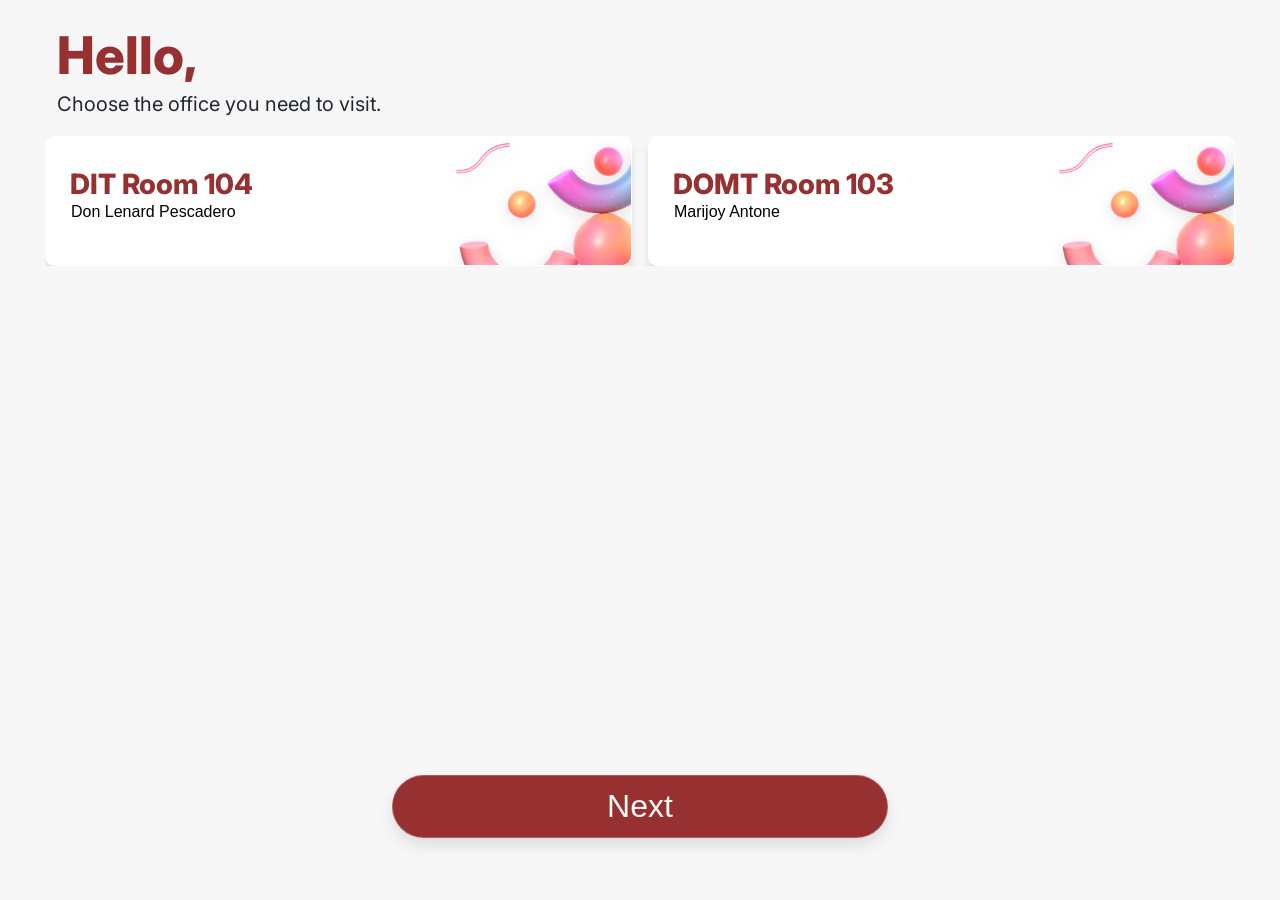
<file: k2/offices.html>
<!DOCTYPE html>
<html lang="en">
<head>
    <meta charset="UTF-8">
    <link rel="shortcut icon" href="image/logo.png" type="image/svg+xml">
    <meta name="viewport" content="width=device-width, initial-scale=1.0">
    <link rel="stylesheet" href="stylesheet/style.css">
    <link rel="stylesheet" href="https://cdnjs.cloudflare.com/ajax/libs/font-awesome/6.4.0/css/all.min.css"/>
    <title>Offices</title>
</head>
<body>
  <!-- Header -->
  <audio id="atm-sound" src="image/330806__czarcazas__atm-beep.mp3" preload="auto"></audio>
    <!-- Selection of Office -->
  <form action="index_insert.php" method="POST" onsubmit="return combineClientNumber()">
    <div class="container office active" id="step1">
      <div class="header-office">
        <h1 class="header-title-office">Hello,</h1>
        <p class="header-sub">Choose the office you need to visit.</p>
      </div>

      <div class="offices-container">
        <div class="offices">
          <button type="button" class="btn-primary" onclick="selectOffice('Room 104')">
            <div class='wrapper'>
              <div id='name' class='office'>
                <div class='office_admin'>DIT Room 104</div>
                <div class='admin'>Don Lenard Pescadero</div>
              </div>
            </div>
            <div class="background-paper">
              <span class="image1"><img src="image/3d-glassy-composition-with-multicolored-geometric-shapes.png" alt=""></span>
            </div>
          </button>

          <button type="button" class="btn-primary" onclick="selectOffice('Room 103')">
            <div class='wrapper'>
              <div id='name' class='office'>
                <div class='office_admin'>DOMT Room 103</div>
                <div class='admin'>Marijoy Antone</div>
              </div>
            </div>
            <div class="background-paper">
              <span class="image1"><img src="image/3d-glassy-composition-with-multicolored-geometric-shapes.png" alt=""></span>
            </div>
          </button>
        </div>
      </div>

      <div class="btn-container">
        <button type="button" class="btn next" onclick="next('step1', 'step3')">Next</button>
      </div>
    </div>

    <!-- Contact Details -->
    <div class="container contactdetails" id="step3">
      <div class="header-office">
        <h1 class="header-title-office">Personal Information</h1>
        <p class="header-sub">Provide required information</p>
      </div>
      <div class="info">
        <div class="contact-address">
          <div class="contact-info">
            <label class="label">
              <input type="text" class="input" name="fname" placeholder="Full Name" autocomplete="on"/>
            </label>
          </div>
        </div>
        <div class="gender-section">
          <span class="title">Choose your gender</span>
          <div class="gender">
            <button type="button" class="btn-gender" onclick="selectGender('Male')">
              <div class='wrapper'>
                <div id='male' class='genders'>
                  <div class='gender-name'>Male</div>
                </div>
              </div>
              <div class="gender-background">
                <span class="image-gender"><img src="image/casual-life-3d-profile-picture-of-man-in-green-shirt-and-orange-hat.png" alt=""></span>
              </div>
            </button>
            <button type="button" class="btn-gender" onclick="selectGender('Female')">
              <div class='wrapper'>
                <div id='female' class='genders'>
                  <div class='gender-name'>Female</div>
                </div>
              </div>
              <div class="gender-background">
                <span class="image-gender"><img src="image/3d-casual-life-avatar-girl-with-hair.png" alt=""></span>
              </div>
            </button>
            <button type="button" class="btn-gender" onclick="selectGender('Prefer not to say')">
              <div class='wrapper'>
                <div id='prefer-not-to-say' class='genders'>
                  <div class='gender-name'>Prefer not to say</div>
                </div>
              </div>
              <div class="gender-background">
                <span class="image-gender"><img src="image/buddy-coin.png" alt=""></span>
              </div>
            </button>
          </div>
        </div>
        <p class="note">
          <span class="noted">Note:</span>
          <span class="note-description"> Please fill out the personal information form accurately. This information will be used by the university for official purposes and records. Ensure all details are correct and up to date.</span>
        </p>
      </div>
      <div class="btn-container">
        <button type="button" class="btn prev" onclick="prev('step3', 'step1')">Previous</button>
        <button type="button" class="btn next" onclick="next('step3', 'step5')">Next </button>
      </div>
    </div>

    <!-- Client Number -->
    <div class="container clientnumber" id="step5">
      <div class="header-office">
        <h1 class="header-title-office">Client Number</h1>
        <p class="header-sub">Please enter your client number to proceed.</p>
      </div>
      <div class="client-num">
        <div class="number-holders">
          <input type="number" class="line-number" id="clientnumber1" maxlength="1" placeholder="0">
          <input type="number" class="line-number" id="clientnumber2" maxlength="1" placeholder="0">
        </div>
      </div>
      <div class="btn-container">
        <button type="button" class="btn prev" onclick="prev('step5', 'step3')">Previous</button>
        <button type="submit" class="btn submit">Submit</button>
      </div>
    </div>

    <!-- Hidden inputs to store selected office and gender -->
    <input type="hidden" name="office" id="selectedOffice">
    <input type="hidden" name="gender" id="selectedGender">
    <input type="hidden" name="clientnumber" id="combinedClientNumber">
    <input type="hidden" name="clienttype" value="Freshmen">
  </form>

  <script src="javascript/transition_function.js"></script>
  <script>
    function selectOffice(office) {
      document.getElementById('selectedOffice').value = office;
    }

    function selectGender(gender) {
      document.getElementById('selectedGender').value = gender;
    }

    function combineClientNumber() {
      const clientNumber1 = document.getElementById('clientnumber1').value;
      const clientNumber2 = document.getElementById('clientnumber2').value;
      document.getElementById('combinedClientNumber').value = clientNumber1 + clientNumber2;
      return true; // Allow the form to be submitted
    }

    // Check if form submission was successful
    document.addEventListener('DOMContentLoaded', function() {
        const urlParams = new URLSearchParams(window.location.search);
        if (urlParams.get('status') === 'success') {
          alert("Submitted successfully. Proceed to waiting area.");
          window.location.href = 'index.html'; // Redirect to index.html after alert
        }
      });
  </script>
</body>
</html>
</file>
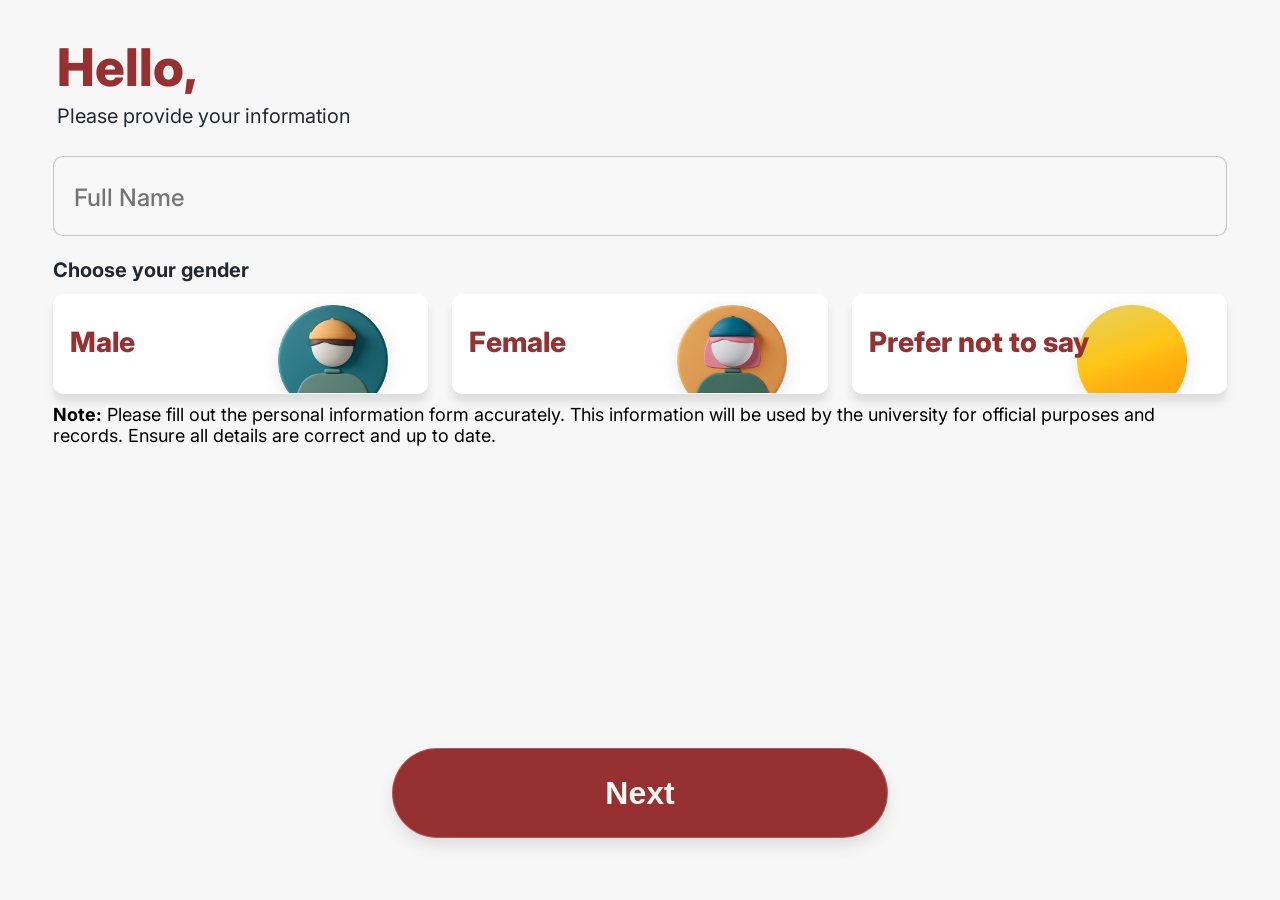
<file: kiosk/offices.html>
<!DOCTYPE html>
<html lang="en">
<head>
    <meta charset="UTF-8">
    <link rel="shortcut icon" href="image/logo.png" type="image/svg+xml">
    <meta name="viewport" content="width=device-width, initial-scale=1.0">
    <link rel="stylesheet" href="stylesheet/style.css">
    <link rel="stylesheet" href="https://cdnjs.cloudflare.com/ajax/libs/font-awesome/6.4.0/css/all.min.css"/>
    <title>Campus Kiosk</title>
</head>
<body>
  <!-- Header -->
  <audio id="atm-sound" src="image/330806__czarcazas__atm-beep.mp3" preload="auto"></audio>
  
  <!-- Selection of Office -->
  <form id="kioskForm" action="index_insert.php" method="post">
    <!-- Contact Details -->
    <div class="container contactdetails active" id="step1">
      <div class="header-office">
        <h1 class="header-title-office">Hello,</h1>
        <p class="header-sub">Please provide your information</p>
      </div>
      <div class="info">
        <div class="contact-address">
          <div class="contact-info">
            <label class="label">
              <input type="text" name="fname" class="input" placeholder="Full Name" autocomplete="on" required/>
            </label>
          </div>
        </div>
        <div class="gender-section">
          <span class="title">Choose your gender</span>
          <div class="gender">
            <button type="button" class="btn-gender" onclick="selectGender('Male')">
              <div class="wrapper">
                <div id="male" class="genders">
                  <div class="gender-name">Male</div>
                </div>
              </div>
              <div class="gender-background">
                <span class="image-gender"><img src="image/casual-life-3d-profile-picture-of-man-in-green-shirt-and-orange-hat.png" alt="Male"></span>
              </div>
            </button>
            <button type="button" class="btn-gender" onclick="selectGender('Female')">
              <div class="wrapper">
                <div id="female" class="genders">
                  <div class="gender-name">Female</div>
                </div>
              </div>
              <div class="gender-background">
                <span class="image-gender"><img src="image/3d-casual-life-avatar-girl-with-hair.png" alt="Female"></span>
              </div>
            </button>
            <button type="button" class="btn-gender" onclick="selectGender('Prefer not to say')">
              <div class="wrapper">
                <div id="prefer-not-to-say" class="genders">
                  <div class="gender-name">Prefer not to say</div>
                </div>
              </div>
              <div class="gender-background">
                <span class="image-gender"><img src="image/buddy-coin.png" alt="Prefer not to say"></span>
              </div>
            </button>
          </div>
        </div>
        <p class="note">
          <span class="noted">Note:</span>
          <span class="note-description">Please fill out the personal information form accurately. This information will be used by the university for official purposes and records. Ensure all details are correct and up to date.</span>
        </p>
      </div>
      <div class="btn-container">
        <button type="button" class="btn next" onclick="next('step1', 'step2')">Next</button>
      </div>
    </div>

    <!-- Client Number -->
    <div class="container clientnumber" id="step2">
      <div class="header-office">
        <h1 class="header-title-office">Client Number</h1>
        <p class="header-sub">Please enter your client number.</p>
      </div>
      <div class="client-num">
        <div class="number-holders">
          <input type="number" name="clientnum1" class="line-number" maxlength="1" placeholder="0" required>
          <input type="number" name="clientnum2" class="line-number" maxlength="1" placeholder="0" required>
        </div>
      </div>
      <div class="btn-container">
        <button type="button" class="btn prev" onclick="prev('step2', 'step1')">Previous</button>
        <button type="submit" class="btn next" onclick="showSuccessModal(event)">Submit</button>
      </div>
    </div>

    <!-- Hidden Fields -->
    <input type="hidden" name="gender" id="gender">
    <input type="hidden" name="clientnumber" id="clientnumber">
    <input type="hidden" name="office" value="Room 104">
    <input type="hidden" name="purpose" value="interview">
    <input type="hidden" name="clienttype" value="Freshman">
  </form>
  
  <!-- Review Section -->
  <!-- Modal -->
  <div class="container-modal" id="modal"> 
    <div class="card" id="modal-card">
      <div class="header-modal"> 
        <div class="div_image_v">
          <div class="image">
            <img src="image/bouncy-a-paper-airplane-with-a-check-mark.gif" alt="Thank you">
          </div> 
        </div> 
        <div class="contents">
          <span class="title-modal">Thank you!</span> 
          <p class="message">Please proceed to the waiting area.</p> 
        </div> 
      </div> 
    </div>
  </div>

  <script>
      // Redirect to index.html on page reload or refresh
      if (performance.navigation.type === 1) {
          window.location.href = 'index.html';
      }

      // Function to show success modal and handle form submission
      function showSuccessModal(event) {
          event.preventDefault(); // Prevent the default form submission

          combineClientNumber(); // Ensure client number is combined

          const modal = document.getElementById('modal');
          modal.style.display = 'flex'; // Show the modal

          // Hide the modal after 1 second and submit the form
          setTimeout(function() {
              modal.style.display = 'none';
              document.getElementById('kioskForm').submit(); // Submit the form
          }, 1000); // 1000 milliseconds = 1 second
      }

      // Function to select gender
      function selectGender(gender) {
          document.getElementById('gender').value = gender;
      }

      // Function to combine client number
      function combineClientNumber() {
          const lineNumbers = document.querySelectorAll('.line-number');
          const clientNumber = Array.from(lineNumbers).map(input => input.value).join('');
          document.getElementById('clientnumber').value = clientNumber;
      }
  </script>

  <script src="javascript/transition_function.js"></script>
</body>
</html>
</file>
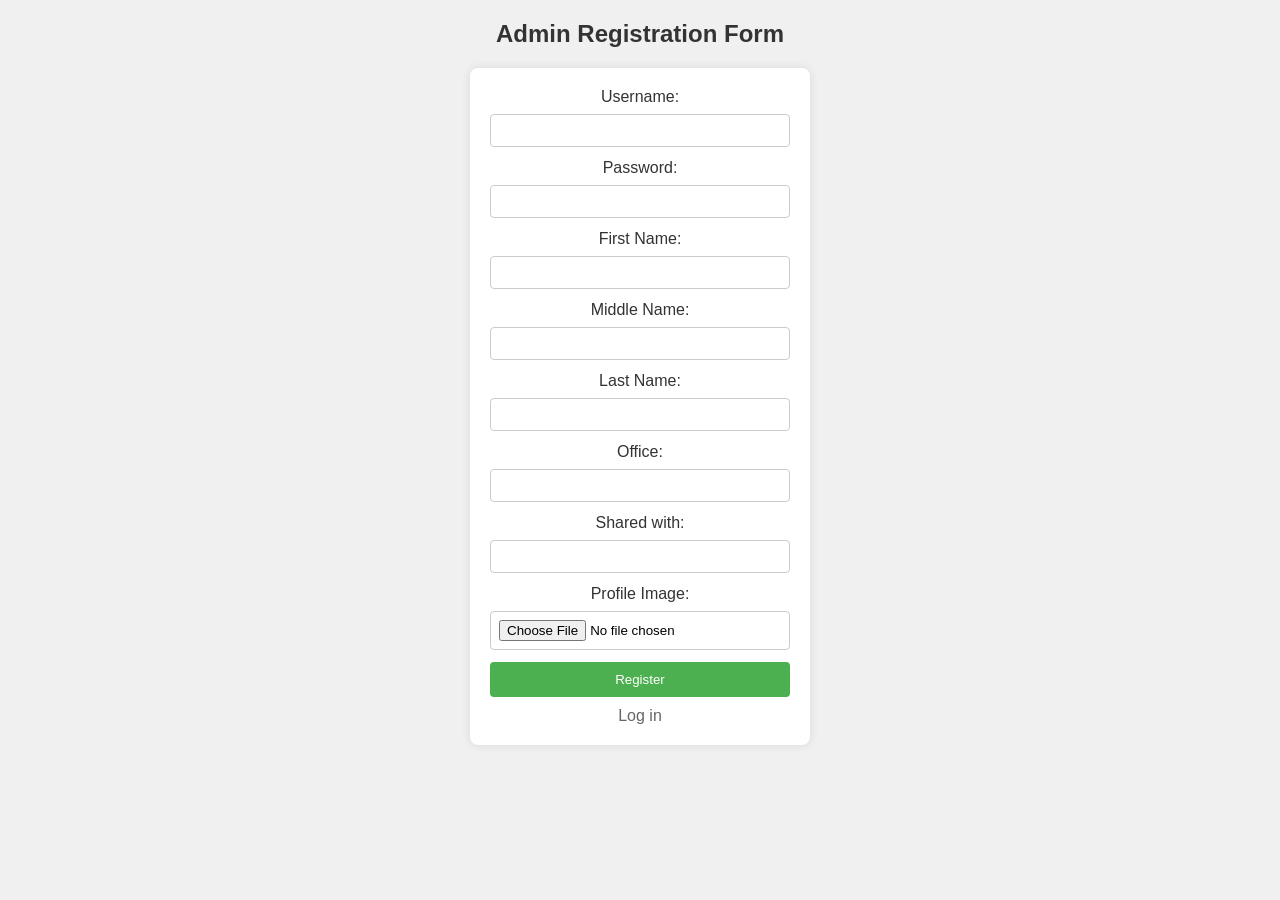
<file: office/office_create_admin.html>
<!DOCTYPE html>
<html lang="en">
<head>
    <meta charset="UTF-8">
    <meta name="viewport" content="width=device-width, initial-scale=1.0">
    <title>Admin Registration Form</title>
    <style>
        body {
            font-family: Arial, sans-serif;
            background-color: #f0f0f0;
            text-align: center;
            margin: 0;
            padding: 0;
        }

        h2 {
            margin-top: 20px;
            color: #333;
        }

        form {
            max-width: 300px;
            margin: 20px auto;
            background-color: #fff;
            padding: 20px;
            border-radius: 8px;
            box-shadow: 0 0 10px rgba(0, 0, 0, 0.1);
        }

        label {
            display: block;
            margin-bottom: 8px;
            color: #333;
        }

        input[type="text"],
        input[type="password"],
        input[type="file"] {
            width: 100%;
            padding: 8px;
            margin-bottom: 12px;
            border: 1px solid #ccc;
            border-radius: 4px;
            box-sizing: border-box;
        }

        input[type="submit"] {
            width: 100%;
            padding: 10px;
            background-color: #4CAF50;
            color: white;
            border: none;
            border-radius: 4px;
            cursor: pointer;
        }

        input[type="submit"]:hover {
            background-color: #45a049;
        }

        a {
            display: block;
            margin-top: 10px;
            color: #666;
            text-decoration: none;
        }

        a:hover {
            color: #333;
        }
    </style>
</head>
<body>
    <h2>Admin Registration Form</h2>
    <form action="office_admin_upload.php" method="post" enctype="multipart/form-data">
        <label for="username">Username:</label>
        <input type="text" id="username" name="username" required>

        <label for="password">Password:</label>
        <input type="password" id="password" name="password" required>

        <label for="fname">First Name:</label>
        <input type="text" id="fname" name="fname" required>

        <label for="mname">Middle Name:</label>
        <input type="text" id="mname" name="mname">

        <label for="lname">Last Name:</label>
        <input type="text" id="lname" name="lname" required>

        <label for="office">Office:</label>
        <input type="text" id="office" name="office" required>

        <label for="share">Shared with:</label>
        <input type="text" id="share" name="share">

        <label for="image">Profile Image:</label>
        <input type="file" id="image" name="image" accept="image/*">

        <input type="submit" value="Register">
        <a href="office_login_form.html">Log in</a>
    </form>
</body>
</html>
</file>
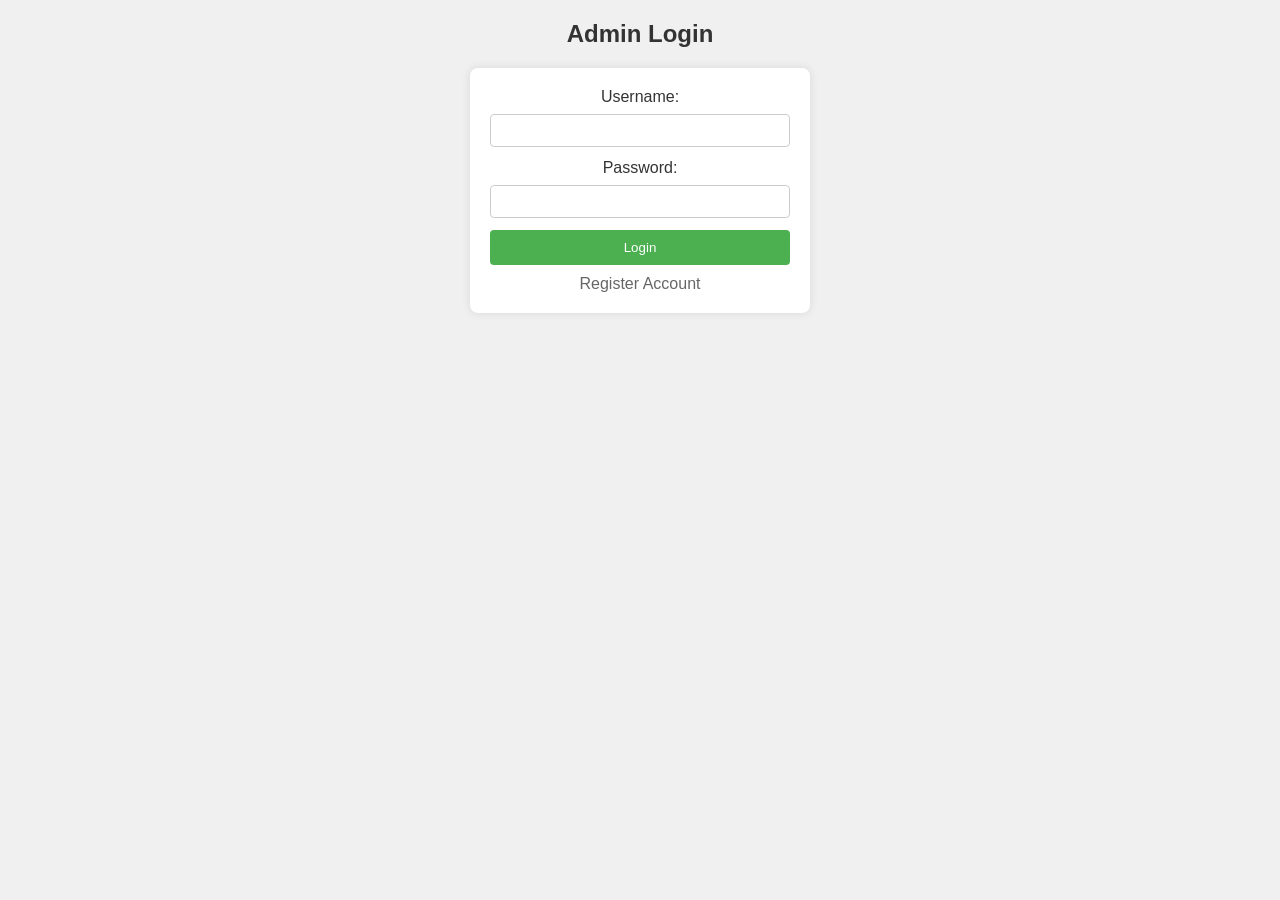
<file: office/office_login_form.html>
<!DOCTYPE html>
<html lang="en">
<head>
    <meta charset="UTF-8">
    <meta name="viewport" content="width=device-width, initial-scale=1.0">
    <title>Admin Login</title>
    <style>
        body {
            font-family: Arial, sans-serif;
            background-color: #f0f0f0;
            text-align: center;
            margin: 0;
            padding: 0;
        }

        h2 {
            margin-top: 20px;
            color: #333;
        }

        form {
            max-width: 300px;
            margin: 20px auto;
            background-color: #fff;
            padding: 20px;
            border-radius: 8px;
            box-shadow: 0 0 10px rgba(0, 0, 0, 0.1);
        }

        label {
            display: block;
            margin-bottom: 8px;
            color: #333;
        }

        input[type="text"],
        input[type="password"] {
            width: 100%;
            padding: 8px;
            margin-bottom: 12px;
            border: 1px solid #ccc;
            border-radius: 4px;
            box-sizing: border-box;
        }

        input[type="submit"] {
            width: 100%;
            padding: 10px;
            background-color: #4CAF50;
            color: white;
            border: none;
            border-radius: 4px;
            cursor: pointer;
        }

        input[type="submit"]:hover {
            background-color: #45a049;
        }

        a {
            display: block;
            margin-top: 10px;
            color: #666;
            text-decoration: none;
        }

        a:hover {
            color: #333;
        }
    </style>
</head>
<body>
    <h2>Admin Login</h2>
    <form action="office_login.php" method="post">
        <label for="username">Username:</label>
        <input type="text" id="username" name="username" required>

        <label for="password">Password:</label>
        <input type="password" id="password" name="password" required>

        <input type="submit" value="Login">
        <a href="office_create_admin.html">Register Account</a>
    </form>
</body>
</html>
</file>
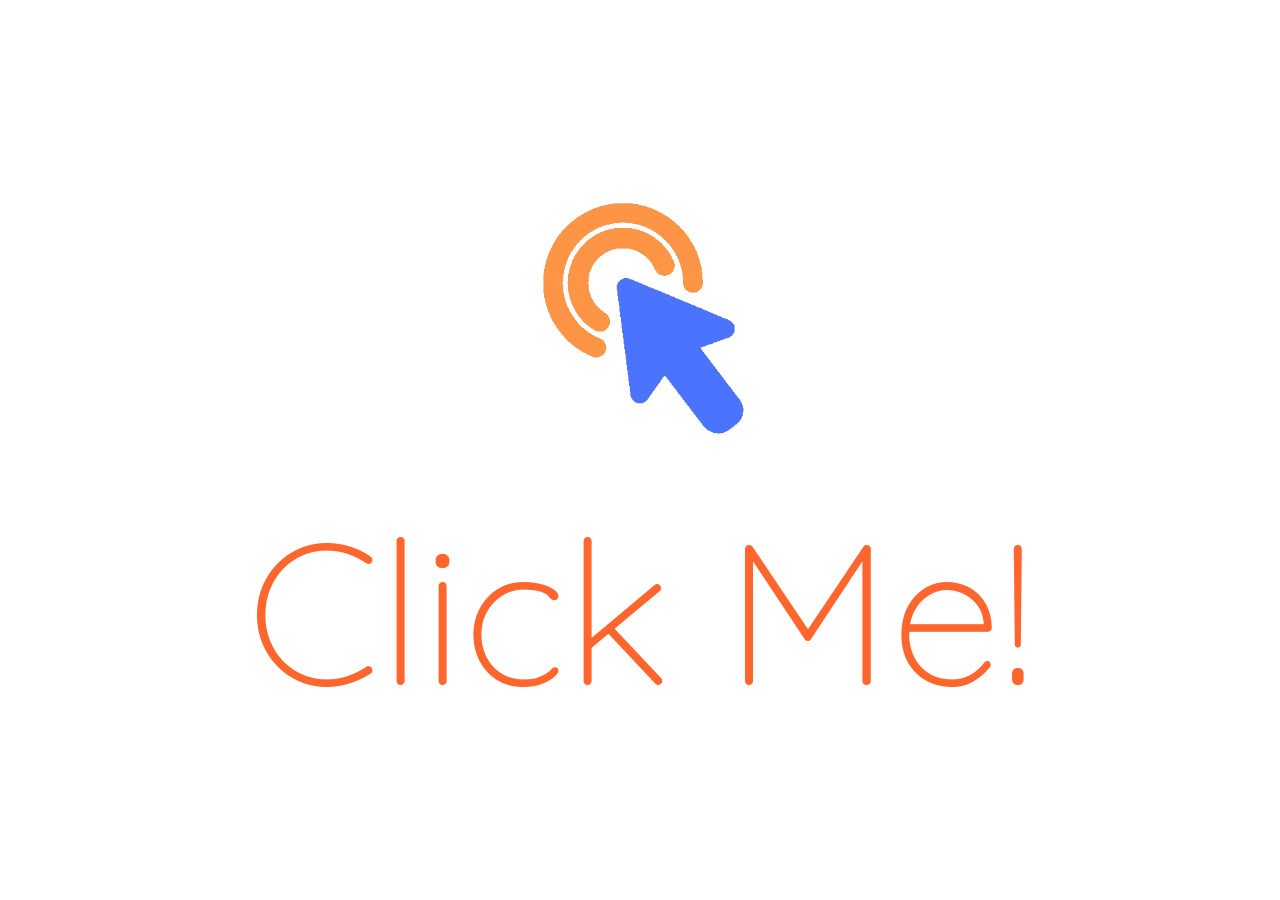
<file: dlt/qiosk/kiosk.html>
<!DOCTYPE html>
<html lang="en">
<head>
    <meta charset="UTF-8">
    <meta name="viewport" content="width=device-width, initial-scale=1.0">
    <link rel="stylesheet" href="https://cdnjs.cloudflare.com/ajax/libs/font-awesome/6.5.2/css/all.min.css" integrity="sha512-SnH5WK+bZxgPHs44uWIX+LLJAJ9/2PkPKZ5QiAj6Ta86w+fsb2TkcmfRyVX3pBnMFcV7oQPJkl9QevSCWr3W6A==" crossorigin="anonymous" referrerpolicy="no-referrer" />
    <title>Kiosk</title>
    <style>
        @import url('https://fonts.googleapis.com/css2?family=Quicksand:wght@300&display=swap');

        * {
            box-sizing: border-box;
            margin: 0;
            padding: 0;
            font-family: 'Quicksand', sans-serif;
            font-weight: 300;
        }

        .bg {
            display: none;
            position: fixed;
            top: 0;
            left: 0;
            width: 100%;
            height: 100%;
            background-color: rgba(0, 0, 0, 0.322);
            justify-content: center;
            align-items: center;
            overflow: auto;
            animation: fadeIn 0.5s ease-in-out;
        }

        .container-form {
            display: flex;
            flex-direction: column;
            align-items: center;
            background: white;
            padding: 20px;
            border-radius: 10px;
            box-shadow: 0 4px 8px rgba(0, 0, 0, 0.1);
            width: 95%;
            max-width: 1000px;
            max-height: 90%;
            position: relative;
            overflow-y: auto;
        }

        .container-form::-webkit-scrollbar {
            width: 0px;
            background: transparent;
        }

        .container-form {
            scrollbar-width: none;
            -ms-overflow-style: none;
        }

        .container-form::-webkit-scrollbar-thumb {
            background: transparent;
        }

        .container-form::-webkit-scrollbar-track {
            background: transparent;
        }

        @keyframes fadeIn {
            from {
                opacity: 0;
            }
            to {
                opacity: 1;
            }
        }

        form {
            width: 100%;
        }

        .nutshell {
            display: flex;
            justify-content: center;
            align-items: center;
            margin-bottom: 10%;
            width: 150px;
            height: 150px;
            position: relative;
            margin-top: 10%;
            left: 50%;
            transform: translateX(-50%);
            background-image: url('/Q/img/nutshell.png');
            background-size: cover;
            background-repeat: no-repeat;
        }

        select, input[type="text"], input[type="email"], input[type="tel"], input[type="number"] {
            width: calc(50% - 10px);
            height: 70px;
            padding: 10px;
            margin: 5px;
            border: 1px solid #ddd;
            border-radius: 5px;
            font-size: 1.7em;
        }

        input#clientnumber {
            width: 100px;
            height: 100px;
            padding: 20px;
            font-size: 3em;
            text-align: center;
            -webkit-appearance: none;
            -moz-appearance: textfield;
            appearance: none;
            background: none;
            border: none;
        }

        input#clientnumber::-webkit-outer-spin-button,
        input#clientnumber::-webkit-inner-spin-button {
            -webkit-appearance: none;
            margin: 0;
        }

        select {
            width: 100%;
        }

        .checkbox-group {
            display: flex;
            flex-wrap: wrap;
            margin: 20px 0;
        }

        .checkbox-label {
            width: 50%;
            padding: 5px;
            font-size: 1.7em;
        }

        .checkbox-label input[type="checkbox"] {
            width: 30px;
            height: 30px;
            margin-right: 10px;
        }

        .button {
            display: flex;
            justify-content: space-around;
            margin-top: 3%;
            margin-bottom: 3%;
        }

        .button-wrapper {
            flex: 1;
            display: flex;
            justify-content: center;
        }

        .button-wrapper button {
            background: none;
            border: none;
            cursor: pointer;
            font-size: 2em;
            transition: transform 0.2s;
        }

        .button-wrapper button:hover {
            transform: scale(1.1);
        }

        .button-wrapper button i {
            pointer-events: none;
        }

        .item.details {
            display: flex;
            flex-wrap: wrap;
            margin: 20px 0;
        }

        @media (max-width: 768px) {
            button#click::before {
                content: 'Touch Me!';
                font-size: 85px;
            }

            h1 {
                display: none;
            }

            select, input[type="text"], input[type="email"], input[type="tel"], input[type="number"] {
                font-size: 1em;
            }

            .cursor {
                display: none;
            }

            .touch {
                display: block !important; /* Ensure it overrides the default display:none */
                width: 300px;
                height: auto;
                margin-bottom: 20px;
            }
        }

        .touch {
            display: none; /* Hide it by default */
        }

        button#click {
            font-size: 100px;
            content: 'Click Me!';
        }

        .click {
            display: flex;
            justify-content: center;
            align-items: center;
            height: 100vh;
            width: 100%;
            background: #fff;
        }

        .click-container {
            display: flex;
            flex-direction: column;
            align-items: center;
        }

        .click-container button {
            background: none;
            border: none;
            cursor: pointer;
            color: rgb(255, 102, 46);
        }

        .close-btn {
            position: absolute;
            top: 10px;
            right: 10px;
            background: none;
            border: none;
            font-size: 1.5em;
            cursor: pointer;
        }

        .cursor {
            width: 300px;
            height: auto;
            margin-bottom: 20px;
        }

    </style>
</head>
<body>

    <div class="click">
        <div class="click-container">
            <img src="img/fingerprint.gif" alt="touch" class="touch">
            <img src="img/cursor.gif" alt="cursor" class="cursor">
            <button id="click"><h1>Click Me!</h1></button>
        </div>
    </div>

    <div class="bg" id="modal">
        <div class="container-form">
            <button class="close-btn" id="close-btn">&times;</button>
            <form action="insert.php" method="post" autocomplete="off">
                <div class="nutshell">
                    <input type="number" name="clientnumber" id="clientnumber" class="readonly" aria-label="Client Number" required>
                </div>
            
                <select name="office" id="office" required>
                    <option value="" disabled selected>Select Office</option>
                    <!-- Options will be populated dynamically -->
                </select>
            
                <div class="checkbox-group" id="services">
                    <!-- Checkboxes will be populated dynamically -->
                </div>
            
                <div class="item details">
                    <input type="text" placeholder="First Name" name="fname" required aria-label="First Name">
                    <input type="text" placeholder="Middle Name" name="mname" aria-label="Middle Name">
                    <input type="text" placeholder="Last Name" name="lname" required aria-label="Last Name">
                    <input type="email" placeholder="Email" name="email" required aria-label="Email">
                    <input type="tel" placeholder="Contact Number" name="contactnumber" required aria-label="Contact Number">
                    <input type="text" placeholder="Permanent Address" name="address" required aria-label="Permanent Address">
                    <select name="gender" required aria-label="Gender">
                        <option value="" disabled selected>Gender</option>
                        <option value="Girl">Girl</option>
                        <option value="Boy">Boy</option>
                    </select>
                    <select name="clienttype" required aria-label="Client Type">
                        <option value="" disabled selected>Client Type</option>
                        <option value="Parent">Parent</option>
                        <option value="Child">Child</option>
                    </select>
                </div>
            
                <div class="button">
                    <div class="button-wrapper">
                        <button type="submit">
                            SUBMIT
                        </button>
                    </div>
                    <div class="button-wrapper">
                        <button type="reset">
                            CANCEL
                        </button>
                    </div>
                </div>
            </form>
            
            
        </div>
    </div>

    <script>
        document.addEventListener('DOMContentLoaded', function() {
            fetch('fetch_offices.php')
                .then(response => response.json())
                .then(data => {
                    const officeSelect = document.getElementById('office');
                    data.forEach(office => {
                        const option = document.createElement('option');
                        option.value = office;
                        option.textContent = office;
                        officeSelect.appendChild(option);
                    });
                });
    
            document.getElementById('office').addEventListener('change', function() {
                const office = this.value;
                fetch('fetch_services.php?office=' + office)
                    .then(response => response.json())
                    .then(data => {
                        const servicesDiv = document.getElementById('services');
                        servicesDiv.innerHTML = ''; // Clear previous checkboxes
                        data.forEach((service, index) => {
                            const label = document.createElement('label');
                            label.className = 'checkbox-label';
                            label.innerHTML = `<input type="checkbox" name="services[]" value="${service}"> ${service}`;
                            servicesDiv.appendChild(label);
                        });
                    });
            });
    
            // Show modal when "Click Me!" button is clicked
            document.getElementById('click').addEventListener('click', function() {
                document.getElementById('modal').style.display = 'flex';
            });
    
            // Close modal when close button is clicked
            document.getElementById('close-btn').addEventListener('click', function() {
                document.getElementById('modal').style.display = 'none';
            });
    
            // Close modal when clicked outside of it
            window.addEventListener('click', function(event) {
                if (event.target === document.getElementById('modal')) {
                    document.getElementById('modal').style.display = 'none';
                }
            });
    
            // Handle form submission
            document.querySelector('form').addEventListener('submit', function(event) {
                event.preventDefault(); // Prevent default form submission
    
                // Collect checked checkboxes
                const checkboxes = document.querySelectorAll('input[type="checkbox"]:checked');
                const selectedServices = Array.from(checkboxes).map(cb => cb.value);
    
                // Append selected services to a hidden input field or handle as needed
                const servicesInput = document.createElement('input');
                servicesInput.type = 'hidden';
                servicesInput.name = 'selected_services';
                servicesInput.value = selectedServices.join(', '); // Store as comma-separated values
                this.appendChild(servicesInput);
    
                // Submit the form
                this.submit();
            });
        });
    </script>

    <script src="js/help.js"></script>
    
</body>
</html>
</file>
<file: k2/stylesheet/style.css>
@import url('https://fonts.googleapis.com/css2?family=Inter:wght@100..900&family=Montserrat:ital,wght@0,100..900;1,100..900&family=Urbanist:ital,wght@0,100..900;1,100..900&display=swap');
:root {
    --primary-clr: rgb(151, 49, 49, 1);
    --secondary-clr: #9B4444;
    --blck: rgb(34, 40, 49);
    --black-coral: hsla(220, 12%, 43%, 1);
    --black:#0C0C0C;
    --subtle--:#E9EBF0;
    --white--:#FEFBF6;
    --background-clr: #F7F7F7;
    --red--:#E72929;
    --ff-manrope: 'Inter', sans-serif;
    --ff1-montserrat: 'Montserrat',sans-serif;
    --ff2--urbanist:'Urbanist', sans-serif;
    --section-padding: 90px;
}

* {
    margin: 0;
    padding: 0;
    box-sizing: border-box;
}

body{
    font-family: var(--ff-manrope);
    margin: 0;
    padding: 12px;
    background-color: var(--background-clr);
}

body {
  opacity: 1; 
  transition: opacity  ease; 
  background-color: var(--background-clr);
}

body.fade-out {
  opacity: 0;
}

.container {
    max-width:  1190px;
    margin-inline: auto;
    padding-block: 12px;
}


.container { display: none; }
.container.active { display: block; }

.background-image {
  display: flex;
  position: fixed;
  top: 0;
  left: 0;
  width: 100%;
  height: 20vh; /* Adjust the height as needed */
  overflow: hidden;
  z-index: 1;
}

.background-image video {
  position: absolute;
  top: 50%;
  left: 50%;
  transform: translate(-50%, -50%);
  width: 100%;
  height: 100%;
  object-fit: cover; /* Ensures the video covers the entire area without stretching */
  z-index: -1;
}

.background-image::before {
  content: '';
  position: absolute;
  top: 50%;
  left: 50%;
  transform: translate(-50%, -50%);
  width: 100%;
  height: 100%;
  background-color: rgba(0, 0, 0, .5); 
  z-index: 0;
}

.nav-bar {
  display: flex;
  justify-content: space-between;
  text-align: left;
  position: absolute;
  right: 20px;
  top: 20vh;
  padding: 8px 12px;
}


.datetime {
  display: flex;
}


.date-time,
.time-day {
  display: flex;
  flex-direction: column;
  line-height: 1rem;
  color: var(--primary-clr);
}

.date,
.time {
  font-weight: 800;
}

.date,
.time,
.year,
.day {
  padding: 0 8px;
  margin: 0;
  font-size: 16px;
}

.year,
.day {
  font-size: 12px;
  text-align: left;
}


/* Content index*/

.content {
  display: flex;
  flex-direction: column;
  justify-content: center;
  align-items: center;
  text-align: center;
  position: relative;
  height: 95vh;
  z-index: 1;
}

.touch {
  display: inline-block;
  font-size: 1.5rem;
  font-weight: 500;
  text-decoration: none;
  color: var(--primary-clr);
  position: relative;
  animation: pulse 3s infinite;
}

@keyframes pulse {
  0% {
    transform: scale(1);
  }
  50% {
    transform: scale(1.1);
  }
  100% {
    transform: scale(1);
  }
}

.fa-arrow-pointer {
  margin-left: 5px;
  transition: transform 0.3s;
}

.fa-arrow-pointer:hover {
  transform: translateX(5px);
}


.btn {
  display: flex;
  position: relative; 
  z-index: 2;
  justify-content: center;
  text-align: center;
  color: var(--white--);
  padding: 12px 16px;
}

.overlay {
  position: fixed;
  top: 0;
  left: 0;
  width: 100%;
  height: 100%;
  z-index: 1; 
  cursor: pointer;

}

.header-title {
  font-size: 100px;
  color: var(--primary-clr);
  font-family: var(--ff-manrope);
  line-height: 6rem;
  font-weight: 900;
  margin: 50px 0;
  text-transform: uppercase;
  text-align: center;
  /* text-shadow: 2px 2px 6px rgba(0, 0, 0, 0.2); */
}


  .header-title br{
    text-align: left;
  }
  
.tooltip-guide {
    position: absolute;
    top: 50%;
    right: 100%; 
    transform: translate(-10px, -50%);
    color: var(--black);
    font-weight: 500;
    text-align: center;
    padding: 12px 16px;
    background-color: rgba(255, 255, 255, 1);
    backdrop-filter: blur(10px);
    box-shadow: 0 8px 8px rgba(0, 0, 0, 0.1);
    border: 1px solid rgba(255, 255, 255, 0.2);
    border-radius: 8px;
    opacity: 0;
    visibility: hidden;
    transition: opacity 0.3s ease-in-out, visibility 0.3s ease-in-out;
    white-space: nowrap;
    z-index: 1;
}

.tooltip-guide.show {
    opacity: 1;
    visibility: visible;
}
.guide-wrapper:hover .tooltip {
    visibility: visible;
    opacity: 1;
}

.guide-wrapper {
    cursor: pointer;
}

.guide-icon {
    display: flex;
    flex-direction: column;
    align-items: center;
}

.text {
    margin-left: 5px;
}

  
  
.guide-wrapper {
  display: flex;
  position: absolute;
  right: 20px;
  bottom: 50px;
  align-items: center;
  background-color: var(--primary-clr);
  backdrop-filter: blur(5px);
  box-shadow: 0 8px 16px rgba(0, 0, 0, 0.1);
  border: 1px solid rgba(255, 255, 255, 0.2);
  border-radius: 50%;
  width: 60px;
  height: 60px;
  box-shadow: 0 0 10px rgba(0, 0, 0, 0.1);
  cursor: pointer;
  z-index: 2; 
}

.guide-icon {
  font-size: 24px;
  color: var(--subtle--);
  margin: 0 auto;
  text-align: center;
}
.text {
  display: flex;
  font-size: 12px;
}

.guide-modal {
  display: none;
  position: absolute;
  bottom: calc(100% + 10px); 
  right: 0;
  background-color: rgba(255, 255, 255, 0.95); 
  backdrop-filter: blur(10px); 
  box-shadow: 0 8px 16px rgba(0, 0, 0, 0.1);
  border: 1px solid rgba(0, 0, 0, 0.1);
  border-radius: 8px;
  z-index: 2; 
  padding: 10px;
  width: 200px;
}

.guide-wrapper.active .guide-modal {
  display: block; 
}

.input {
  display: flex;
  flex-direction: column;
  gap: 10px;
}

.value {
  background-color: transparent;
  border: none;
  padding: 10px;
  color: #333; 
  cursor: pointer;
  border-radius: 4px;
  text-align: left;
}

.value:hover {
  background-color: var(--subtle--); 
}

.button-content {
  position:relative;
    top: 0;
    left: 0;
    width: 100%;
    height: 100%;
    background-color: rgba(0, 0, 0, 0.5); /* Semi-transparent black background */
    z-index: 999; /* Ensure it appears above other content */
    display: flex;
    justify-content: center;
    align-items: center;

  
}

.modal-content{
  position: fixed;
  top: 50%;
  left: 50%;
  transform: translate(-50%, -50%);
  width: 100ch;
  max-width: 90vw; /* Adjust as needed */
  height: 80vh;
  padding: 20px;
  background-color: #fff;
  border: 1px solid #ccc;
  box-shadow: 0 0 10px rgba(0, 0, 0, 0.1);
  z-index: 1000;
  border-radius: 10px;
}





.nav-content{
  display: flex;
  flex-direction: column;
}

#closeModal {
  display: block;
  margin: 20px auto 0;
  padding: 10px 20px;
  cursor: pointer;
}

#modal.show {
  display: block;
}

.nav-modal{
  display: flex;
  flex-direction: row;
  justify-content: space-between;
  padding: 20px 20px;
  align-items: center;
}

.nav-title{
  font-size: 16px;
}

.nav-titles{
  font-size: 16px;
  color: var(--secondary-clr);
  font-weight: 500;
  justify-content: center;
  align-items: center;
  text-align: center;
}

.nav-title {
  position: relative;
  display: inline-block;
  cursor: pointer;
  padding-bottom: 2px;
}
.button-nav {
  display: none;
}


.nav-title::after {
  content: '';
  position: absolute;
  width: 0;
  height: 1px;
  display: block;
  margin-top: 5px;
  right: 0;
  background:rgb(155, 68, 68, 0.9);  /* Change color as needed */
  transition: width 0.3s ease, right 0.3s ease;
}

.nav-title:hover::after {
  width: 100%;
  right: 0;
}


.row-modal{
  display: flex;
  gap: 12px;
  justify-content: center;
  align-items: center;
  text-align: center;
}


/* .line{
  border: 1px solid rgba(0, 0, 0, 0.1);
} */

.description {
  display: flex;
  align-items: flex-start;
  justify-content: flex-start;
  padding: 8px;
  gap: 20px;
  overflow-y: auto;
}

.content-description{
  display: flex;
  flex-direction: row;
  padding: 8px;
  gap: 20px;
  /* overflow-y: auto; */
}

.guide-images {
  flex: 0 0 auto;
}

.guide-images img {
  width: 250px;
}

.description-content {
  display: flex;
  flex-direction: column;
  gap: 8px;
  /* padding: 8px 12px;
  border: 2px solid rgba(0, 0, 0, 0.1);
  border-radius: 8px; */
  width: 80vh;
  height: auto;
  text-align: left;
}

.guides {
  display: flex;
  flex-direction: column;
  justify-content: center;
  align-items: center; 
  height: 50vh; 
}

.step {
  display: flex;
  align-items: center;
  position: relative;
  /* border: 2px solid var(--subtle--); */
  padding: 4px 8px;
  /* border-radius: 8px; */
}

.multi-steps{
  display: flex;
  flex-direction: row;
  justify-content: space-between;
  gap: 10px;
  
}


.circle {
  width: 30px;
  height: 30px;
  border-radius: 50%;
  background-color: var(--primary-clr);
  color: #fff;
  display: flex;
  align-items: center;
  justify-content: center;
  font-weight: bold;
  margin-right: 16px;
  position: relative;
  z-index: 1;
}

.description-name {
  font-size: 14px;
  font-weight: 500;
}

.descriptions {
  font-weight: 400;
  font-size: 14px;
}

.guide-subtle {
  font-size: 24px;
  font-weight: 600;
  text-align: center;
  margin-bottom: 16px;
}

/* .button-content {
  position: relative;

} */

.guide-btn {
  position: absolute;
  bottom: 24px;
  right: 24px;
  border-radius: 50px;
  width: 160px;
  height: 50px;
  border: none;
  background-color: var(--secondary-clr);
  font-size: 16px;
  font-weight: 500;
  cursor: pointer;
  transition: background-color 0.3s ease;
  color: var(--white--);
}

.guide-btn:hover {
  background-color: rgb(155, 68, 68, 0.9) ;
  color: var(--white--);
}

.about-description{
  display: flex;
  flex-direction: column;
  gap: 24px;
  justify-content: center;
  align-items: center; 
  height: 50vh; 
}

.about{
  display: flex;
  flex-direction: column;
  gap: 8px;
}
.abouts{
  font-size: 20px;
  color: var(--secondary-clr);
  font-weight: 500;
}

.guide-images-about img{
  width: 200px;
}

.guide-images-dev1{
  position: relative;
  top: 100px;
  /* bottom: 0; */
}

.content-description {
  display: flex;
  flex-direction: row;
  align-items: flex-start;
}

.images {
  margin-right: 0; /* Remove any margin between images and description */
  display: flex;
  margin-left: 0;
  
}

.guide-images-dev1,
.guide-images-dev2 {
  display: inline-block;
  margin-right: 0; /* Remove margin between individual images */
}

.guide-images-dev2 {
  position: relative;
  right: 50px;
  margin-right: 0;
}

.guide-images-dev1 img {
  width: 280px;
}

.guide-images-dev2 img {
  width: 200px;
}

.developer-description {
  margin-left: 0; /* Ensure no margin between the images and description */
}

.developer-description{
  display: flex;
  flex-direction: column;
  gap: 10px;
  justify-content: center;
  align-items: center; 
  height: 50vh; 
}

.testimony{
  display: flex;
  flex-direction: column;
  gap: 12px;
}

.developer-testimony-title{
  color: var(--secondary-clr);
  font-weight: 500;
  font-size: 18px;
}

.testimony-description{
  /* font-style: italic; */
  font-weight: 300;
  font-size: 16px;
  text-align: justify;
}

.testimony-team{
  align-items: right;
  text-align: right;
  display: flex;
  flex-direction: column;
  font-size: 14px;
  /* font-weight: 500; */

}

.description-testmony{
  display: flex;
  flex-direction: column;
  gap: 10px;
}







  
  /* Offices */




  .header-office{
    display: block;
    position: relative;
    padding: 8px 12px;
    line-height: 3rem;
    text-align: left;
  }

  .header-title-office {
    font-size: 52px;
    font-weight: 800;
    font-family: var(--ff-manrope);
    color: var(--primary-clr);
  }

  .header-sub{
    font-family: var(--ff-manrope);
    font-size: 20px;
    color: var(--blck);
    font-weight: 400;
  }



  .background-paper {
    display: inline-block;
    position: absolute;
    left: 70%;
    top: 5px;
    width: 100px;
    transition: transform 0.5s ease-in-out; 
  
  }
  
  .background-paper img {
    width: 250px;
    height: auto;
    transition: transform 0.5s ease-in-out; 
    transform-origin: center center;
    filter: drop-shadow(0 4px 8px rgba(0, 0, 0, 0.1));
  }
  

  .btn-primary.selected .background-paper {
    transform: scale(1.1);
  }
  
  .btn-primary.selected .background-paper img {
    filter: drop-shadow(0 8px 16px rgba(0, 0, 0, 0.5)); 
  }

  .btn-primary.selected .background-paper img {
    transform: scale(1.1) rotate(10deg); 
    filter: blur(  3px);
  }

  .background-paper2 {
    display: inline-block;
    position: absolute;
    left: 60%;
    top: 5px;
    width: 100px;
    transition: transform 0.5s ease-in-out; 
  }
  
  .background-paper2 img {
    width: 250px;
    height: auto;
    transition: transform 0.5s ease-in-out; 
    transform-origin: center center;
    filter: drop-shadow(0 4px 8px rgba(0, 0, 0, 0.1)); 
  }
  

  .btn-primary.selected .background-paper2 {
    transform: scale(1.1);
  }
  
  .btn-primary.selected .background-paper2 img {
    filter: drop-shadow(0 8px 16px rgba(0, 0, 0, 0.5));
  }

  .btn-primary.selected .background-paper2 img {
    transform: scale(1.1) rotate(10deg); 
    filter: drop-shadow(0 8px 16px rgba(0, 0, 0, 0.5)); 
    filter: blur(  3px);
  }


  
  .offices {
    display: grid;
    grid-template-columns: 1fr 1fr;
    gap: 16px; /* Space between the columns */
    justify-content: center; /* Center grid items horizontally */
    position: relative;
    align-items: center;
    max-height: 450px; /* Adjust as needed */
    overflow-y: auto;
    scroll-behavior: smooth; /* Smooth scrolling behavior */
  }

.btn-animation {
  animation: fadeInUp 0.5s ease forwards;
  opacity: 0;
  transform: translateY(20px);
}

.offices::-webkit-scrollbar {
  width: 8px; /* Width of the scrollbar */
 
}


.btn-primary {
  display: flex;
  align-items: center;
  justify-content: space-between;
  position: relative;
  border-radius: 10px;
  background-color: rgba(255, 255, 255, 1);
  backdrop-filter: blur(10px);
  box-shadow: 0 8px 8px rgba(0, 0, 0, 0.1);
  border: 1px solid rgba(255, 255, 255, 0.2);
  overflow: hidden;
  margin: 0;
  width: 100%;
  height: 130px;
  transition: opacity 0.5s ease; /* Smooth opacity transition */
  opacity: 0; /* Initially hidden */
  padding: 24px;
}

.btn-primary.appear {
  opacity: 1; /* Visible */
}

.btn-primary.disappear {
  opacity: 0; /* Hidden */
}

.office_admin {
  position: relative;
  font-family: var(--ff-manrope);
  line-height: 1rem;
  font-weight: 800;
  color: var(--primary-clr); 
  font-size: 28px;
  width: 100%;
  display: inline-block;
  text-transform: capitalize;
  z-index: 999;
  padding: 0;
}


.btn-primary.selected {
  background-color: var(--primary-clr); 
  box-shadow: 0 3px 8px rgba(0, 0, 0, 0.2); 
}

.btn-primary.selected .admin,
.btn-primary.selected .office_admin {
  color: var(--white--); 
}

.admin {
  text-align: left;
  font-size: 16px;
  line-height: 1.75rem;
  padding: 1px;
}

.services {
    width: auto;
    justify-content: flex-start;
    color: var(--color-white);
}

.office {
    text-align: left;
}



  .container-services{ 
    display: flex;
    flex-direction: column;
    width: 100%;
    height: auto;
    justify-content: center;
    align-items: center;
    margin: 0 auto;
  }





  .multi-offices {
    display: grid;
    grid-template-columns: 1fr 1fr  1fr;
    gap: 16px; /* Space between the columns */
    justify-content: center;
    max-height: 450px; /* Adjust as needed */
    overflow-y: auto;
    scroll-behavior: smooth;
    padding: 12px; /* Inner padding for spacing */
  }
  

  .btn-animation {
    animation: fadeInUp 0.5s ease forwards;
    opacity: 0;
    transform: translateY(20px);
  }

  .multi-offices::-webkit-scrollbar {
    width: 8px; 
   
  }

  

  @keyframes fadeInUp {
    from {
      opacity: 0;
      transform: translateY(20px);
    }
    to {
      opacity: 1;
      transform: translateY(0);
    }
  }
  
.background-paper2 {
  display: inline-block;
  position: absolute;
  left: 60%;
  top: 10px;
  width: 100px;
  transition: transform 0.5s ease-in-out; 
}

.background-paper2 img {
  width: 190px;
  height: auto;
  transition: transform 0.5s ease-in-out; 
  transform-origin: center center;
  filter: drop-shadow(0 4px 8px rgba(0, 0, 0, 0.1)); 
}

.btn-secondary.selected .background-paper2 {
  transform: scale(1.1);
}

.btn-secondary.selected .background-paper2 img {
  filter: drop-shadow(0 8px 16px rgba(0, 0, 0, 0.5));
  transform: scale(1.1) rotate(10deg); 
  filter: blur(3px);
}


.btn-secondary {
  display: flex;
  align-items: center;
  text-align: center;
  justify-content: center;
  position: relative;
  border-radius: 10px;
  background-color: rgba(255, 255, 255, 1);
  backdrop-filter: blur(10px);
  box-shadow: 0 8px 8px rgba(0, 0, 0, 0.1);
  border: 1px solid rgb(151, 49, 49, 0.5);
  overflow: hidden;
  width: 100%;
  height: 120px;
  transition: transform 0.3s, border-color 0.3s, background-color 0.3s, color 0.3s, opacity 0.3s;
  color: var(--black);
  z-index: 2;
  opacity: 1; /* Start with full opacity */
  transform: translateY(0); /* Initial position */
}

.btn-secondary.appear {
  opacity: 1;
  transform: translateY(0); /* Final position when appearing */
}

.btn-secondary.disappear {
  opacity: 0;
  transform: translateY(20px); /* Slightly move down when disappearing */
}

.service-name {
  position: relative;
  font-family: var(--ff-manrope);
  line-height: 1rem;
  font-weight: 800;
  color: var(--primary-clr); 
  font-size: 24px;
  width: 100%;
  display: inline-block;
  z-index: 999;
  padding: 12px 16px;
}

.btn-secondary.selected {
  background-color: var(--primary-clr); 

}

.btn-secondary.selected .service-name {
  color: var(--white--); 
}







  
  /* Contact information */


  @keyframes popUp {
    0% {
      transform: scale(0.95);
      opacity: 0;
    }
    50% {
      transform: scale(1.05);
      opacity: 0.5;
    }
    100% {
      transform: scale(1);
      opacity: 1;
    }
  }

  .btn-gender:hover, .btn-type-name:hover {
    transform: scale(1.05);
    box-shadow: 0 12px 12px rgba(0, 0, 0, 0.2);
  }

  .info {
    width: 100%;
    display: flex;
    flex-direction: column;
    gap: 10px;
    padding: 8px;
  }


 .btn-gender:hover .btn-primary:hover{
    transform: scale(1.05);
    box-shadow: 0 12px 12px rgba(0, 0, 0, 0.2);
  }


  
  .label {
    position: relative;
    display: flex; /* Use flex for layout */
    width: 100%;
    height: 80px;
    background-color: rgba(255, 255, 255, 0.15);
    border: 1px solid rgba(0, 0, 0, 0.2);
    border-radius: 10px;
    padding: 20px;
    text-align: left;
    transition: box-shadow 0.3s ease; 
    justify-content: center;
    align-items: center;
  }

  .label.appear {
    opacity: 1;
    transform: translateY(0);
  }

  input::placeholder {
    font-weight: 500;
    font-size: 24px;
    font-family: var(--ff-manrope);
  }
 
 
  .label .input {
      background-color: transparent;
      outline: none;
      border: none;
      color: var(--black);
      font-size: 28px;
      font-weight: 800;
      width: 100%;
      font-family: var(--ff2--urbanist);
    }
  
  .label .input:focus {
    outline: none;
  }
  
  .contact-info{
    display: flex;
    flex-direction: column;
    gap: 8px;
    width: 100%;
  }


  .title{
    font-size: 20px;
    font-weight: 700;
    color: var(--blck);
  }

  
  

.contact-address{
  display: flex;
  gap: 24px;
}
  
 
  .email-gender {
    display: grid;
    grid-template-columns: 1fr;
    gap: 8px; 
}

.gender-section {
    display: flex;
    flex-direction: column;
}



.gender {
    display: flex;
    gap: 24px;
    justify-content: space-between;
    align-items: center;
    margin-top: 12px;
}

.gender-info {
    flex: 1; 
}
/*  */

.gender-section .title{
  display: flex;
  margin-top: 12px;
  font-size: 20px;
  font-weight: 700;
  color: var(--blck);
}

.gender-background {
  display: inline-block;
  position: absolute;
  left: 60%;
  top: 10px;
  width: 100px;
  transition: transform 0.5s ease-in-out; 
}

.gender-background img {
  width: 110px;
  height: auto;
  transition: transform 0.5s ease-in-out, filter 0.5s ease-in-out; 
  transform-origin: center center;
  filter: drop-shadow(0 4px 8px rgba(0, 0, 0, 0.1)); 
}

.btn-gender.selected .gender-background {
  transform: scale(1.1);
}

.btn-gender.selected .gender-background img {
  filter: drop-shadow(0 8px 16px rgba(0, 0, 0, 0.5));
}

.btn-gender {
  display: flex;
  align-items: center;
  position: relative;
  border-radius: 10px;
  background-color: rgba(255, 255, 255, 1);
  backdrop-filter: blur(10px);
  box-shadow: 0 8px 8px rgba(0, 0, 0, 0.1);
  border: 1px solid rgba(255, 255, 255, 0.2);
  overflow: hidden; 
  width: 50%;
  height: 100px;
  transition: transform 0.3s, box-shadow 0.3s, border-color 0.3s, background-color 0.3s, color 0.3s;
  color: var(--black);
  padding: 12px 16px;
  z-index: 2;
}

.btn-gender.appear {
  transform: translateY(0);
}

.gender-name {
  position: relative;
  font-family: var(--ff-manrope);
  line-height: 1rem;
  font-weight: 800;
  color: var(--primary-clr); 
  font-size: 28px;
  width: 100%;
  display: inline-block;
  z-index: 999;
}

.btn-gender.selected {
  background-color: var(--primary-clr); 
  box-shadow: 0 3px 8px rgba(0, 0, 0, 0.2); 
}

.btn-gender.selected .gender-name {
  color: var(--white--); 
}

.genders {
  text-align: left;
}
.note .noted{
  font-weight: 700;
}

.note {
  font-size: 18px;
}




  /* Client type */
    .type {
      display: grid;
      grid-template-columns: 1fr 1fr;
      gap: 24px;
      justify-content: center;
      padding: 8px 12px;
      align-items: center;
  }


  .type-background {
    display: flex;
    position: absolute;
    left: 70%;
    top: 20px;
    width: 100px;
    transition: transform 0.5s ease-in-out; 
  }
  
  .type-background img {
    width: 200px;
    height: auto;
    transition: transform 0.5s ease-in-out, filter 0.5s ease-in-out; 
    transform-origin: center center;
    filter: drop-shadow(0 4px 8px rgba(0, 0, 0, 0.1)); 
  }
  
  .btn-type-name.selected .type-background {
    transform: scale(1.1);
  }
  
  .btn-type-name.selected .type-background img {
    filter: drop-shadow(0 8px 16px rgba(0, 0, 0, 0.4));
  }
  

  .btn-type-name {
    display: flex;
    align-items: center;
    position: relative;
    border-radius: 10px;
    background-color: rgba(255, 255, 255, 1);
    backdrop-filter: blur(10px);
    box-shadow: 0 8px 8px rgba(0, 0, 0, 0.1);
    border: 1px solid rgba(255, 255, 255, 0.2);
    overflow: hidden; 
    width: 100%;
    height: 200px;
    transition: opacity 0.6s ease, transform 0.6s ease, box-shadow 0.3s, border-color 0.3s, background-color 0.3s, color 0.3s;
    color: var(--black);
    padding: 12px 16px;
    z-index: 2;
    opacity: 0; /* Start with 0 opacity */
    transform: translateY(20px); /* Initial position for a slight downward movement */
  }
  
  .btn-type-name.appear {
    opacity: 1;
    transform: translateY(0); /* Move to original position when appearing */
  }
  
  .btn-type-name.disappear {
    opacity: 0;
    transform: translateY(20px); /* Move back to the downward position when disappearing */
  }
  
  .btn-type-name.selected {
    transform: scale(1.05); /* Slightly enlarge the button when selected */
    box-shadow: 0 12px 12px rgba(0, 0, 0, 0.2);
  }
  
  .client-name {
    position: relative;
    font-family: var(--ff-manrope);
    line-height: 1rem;
    font-weight: 800;
    color: var(--primary-clr); 
    font-size: 32px;
    width: 100%;
    display: inline-block;
    z-index: 999;
  }
  
  .btn-type-name.selected {
    background-color: var(--primary-clr); 
    box-shadow: 0 3px 8px rgba(0, 0, 0, 0.2); 
  }
  
  .btn-type-name.selected .client-name {
    color: var(--white--); 
  }
  
  .type-name {
    text-align: left;
  }
  
  
  
  
  
  /*  Client number  */

  .client-num {
    display: flex;
    justify-content: center; /* Centers the content horizontally */
    align-items: center;     /* Centers the content vertically */
    width: 100%;
    height: 50vh;            /* Makes the container take half of the viewport height */
    margin: 0 auto;
}

.number-holders {
    display: flex;
    gap: 10px; /* Adds space between the number holders */
}

.line-number {
    padding: 12px 16px;
    background-color: rgba(255, 255, 255, 1);
    backdrop-filter: blur(10px);
    box-shadow: 0 8px 8px rgba(0, 0, 0, 0.1);
    border: 1px solid rgba(255, 255, 255, 0.2);
    font-size: 62px;
    border-radius: 10px;
    color: var(--primary-clr);
    width: 180px;
    height: 180px;
    box-sizing: border-box;
    transition: border-color 0.3s ease;
    background-color: transparent;
    text-align: center;
    font-weight: 900;
    caret-color: var(--primary-clr);
}

.line-number:focus {
    border-color: var(--subtle--); /* Subtle border color on focus */
    outline: none;
}

.line-number::placeholder {
  padding: 12px 16px;
    font-weight: 600;
    font-size: 62px;
}

input[type="number"]::-webkit-inner-spin-button,
input[type="number"]::-webkit-outer-spin-button {
    -webkit-appearance: none;
    margin: 0;
}

input[type="number"] {
    -moz-appearance: textfield;
}

  
  
  /*  Review */
  .reviewheader {
    font-size: 10px;
    text-align: left;
    line-height: 1.5rem;
  }

  .header-review{
    font-size: 24px;
    font-weight: 800;
    font-family: var(--ff-manrope);
    color: var(--primary-clr);
  }


  .sub-review{
    font-family: var(--ff-manrope);
    font-size: 12px;
    color: var(--blck);
    font-weight: 400;
  }


 
  .details {
    display: flex;
    flex-direction: column;
    gap: 12px; 
    background-color: #F7F7F7;
    padding: 40px 40px;
    border-radius: 8px;
    box-shadow: 0 1px 3px rgba(0, 0, 0, 0.1);
    width: 60%;
    opacity: 0;
    transform: translate(-50%, -50%) scale(0.8);
    transform-origin: center;
    position: fixed;
    top: 50%;
    left: 50%;
    opacity: 0;
    transform-origin: center;
  }
  
  @keyframes fadeIn {
    from {
      opacity: 0;
      transform: translate(-50%, -50%) scale(0.8);
    }
    to {
      opacity: 1;
      transform: translate(-50%, -50%) scale(1);
    }
  }
  
  /* Apply fadeIn animation to .card */
  .details.animate {
    animation: fadeIn 0.5s ease forwards;
  }
  

  .details.show {
    animation: fadeIn 0.3s ease forwards;
  }
  
  
  .review-content {
    display: flex;
  flex-direction: column;
  }

  /* .personal-info{
    border: 2px solid var(--black);
  } */

  .infos{
    display: grid;
    grid-template-columns: 1fr 1fr 1fr;
  }

  .personal-info-wrapper{
    display: flex;
    flex-direction: column;
    gap: 8px;
  }

  .personal-info{
    margin: 0;

  }

  .visitor{
    display: flex;
    flex-direction: column;
    gap: 8px;
  }

  .gender-visitor-wrapper{
    display: flex;
    flex-direction: column;
    gap: 8px;
  }

  .review-content-border{
    display: flex;
    /* border: 2px solid var(--black); */
    border-radius: 16px;
    gap: 8px;
    margin-bottom: 8px;
  }

  .underline{
    display: flex;
    border: 1px solid var(--subtle--);
    margin-bottom: 8px;
  }
  
  .clientnum-wrapper {
    display: flex;
    flex-direction: column;
    border-radius: 10px;
    padding: 12px 16px;
    width: 140px;

    background-color: rgba(255, 255, 255, 1);
    box-shadow: 0 2px 2px rgba(0, 0, 0, 0.1);
    border: 1px solid rgba(255, 255, 255, 0.2);
    height: 120px; /* Example height, adjust as needed */
    position: relative; /* Ensure relative positioning for absolute positioning of subtitle */
  }
  
  .cl-number {
    font-size: 60px;
    font-weight: 900;
    display: flex;
    align-items: center;
    justify-content: center;
    text-align: center;
    color: var(--primary-clr);
    flex: 1; 
  }
  
  .sub-title {
    font-size: 12px;
    text-align: center;
    font-weight: 500;
    display: flex;
    bottom: 5px; /* Adjust as needed for spacing */
    width: 100%; /* Ensure full width */
  }
  
  
  .title-info {
    position: relative;
    display: inline-block;
    margin-top: 4px;
    margin-bottom: 4px;
    font-size: 16px;
    font-weight: 600;
    align-items: center;
  }
  
  .tooltip {
    visibility: hidden;
    color: var(--black-coral);
    text-align: left;
    border-radius: 6px;
    font-weight: 400;
    padding: 5px 10px;
    position: absolute;
    font-size: 8px;
    z-index: 1;
    width: 100%;
    top: 50%; 
    left: 105%;
    transform: translateY(-50%);
    opacity: 0;
    transition: opacity 0.3s;
  }
  
  .tooltip.show {
    visibility: visible;
    opacity: 1;
  }
  
  

  .review-info {
    display: flex;
    flex-direction: column;
    gap: 4px;
  }


  .icons-wrapper {
    display: flex;
    align-items: center;
    /* margin-bottom: 8px;
    margin-top: 8px; */
    font-size: 12px;
  }
  

  
  .title-name {
    margin-right: 4px;
    font-size: 16px;
    text-align: left;
    font-weight: 700;
  }
  .review-info .name{
    font-size: 16px;
    font-weight: 500;
  }
  
  .review-service {
    padding: 8px 12px;
    width: 100%;
   
  }
  
  .service-title {
    display: flex;
    font-weight: 600;
    font-size: 16px;
    justify-content: left;
  }


  
  .service-column {
    display: grid;
    grid-template-columns: 1fr 1fr  1fr;
    margin-top: 8px;
    width: 100%;
    gap: 8px; 
    justify-content: center;
  }
  
  .service-icons-wrapper {
    display: flex;
    align-items: center;
    padding: 8px 12px;
    border: 1px solid var(--primary-clr);
    border-radius: 50px;
    width: 100%; 
    margin: 0;
    box-sizing: border-box; 
    background-color: rgba(255, 255, 255, 1);
    border: 1px solid rgba(0, 0, 0, 0.3);
  }
  
  .review-service-name {
    flex-grow: 1;
    text-align: center;
    font-size: 16px;
    font-weight: 500;
  }
  
 
  
  .review {
    position: relative;
    display: none; /* Initially hidden */
  }

  .modal-overlay {
    display: flex;
    padding: 40px;
    position: fixed;
    top: 0;
    left: 0;
    width: 100%;
    height: 100%;
    justify-content: center;
    align-items: center;
    z-index: 9999;
    background-color: rgba(0, 0, 0, 0.5); /* Semi-transparent background */
  }

  

  
  .btn-container-review {
    display: flex;
    align-items: center;
    justify-content: center;
    position: relative;
    z-index: 1000;
    padding: 12px 16px;
    margin-top: 12px;
}

.btn-container-review .btn {
  padding: 0.5rem 1.5rem;
  margin: 0 1rem;
  border: 2px solid rgba(0, 0, 0, 0.1);
  border-radius: 50px;
  cursor: pointer;
  color: var(--white);
  width: 50%;
  text-align: center;
  font-size: 20px;
  padding: 16px 12px;
  font-weight: 500;
}

.btn-container-review .review-prev{
  border: 1px solid var(--primary-clr);
}
.btn-container-review .review-next{
  background-color: var(--primary-clr);
  color: var(--white--);
}
  
  


  .btn-container {
    display: flex;
    align-items: center;
    justify-content: center;
    position: fixed;
    bottom: 50px; /* Distance from the bottom of the screen */
    left: 50%;
    width: 80%;
    transform: translateX(-50%);
    z-index: 1000; /* Ensure it's above other elements */
    padding: 12px 16px;
}
  
  .btn-container .btn {
    padding: 0.5rem 1.5rem;
    margin: 0 1rem;
    border: 2px solid rgba(0, 0, 0, 0.1);
    /* box-shadow: 2px 4px 4px rgba(0, 0, 0, 0.1); */
    border-radius: 50px;
    cursor: pointer;
    color: var(--white);
    width: 50%;
    text-align: center;
    background-color: transparent;
    padding: 12px 16px; 
    font-size: 32px;
    font-weight: 500;
  }

  .btn-container .next{
    background-color: var(--primary-clr) ;
    color: var(--white--);
    backdrop-filter: blur(10px);
    box-shadow: 0 8px 16px rgba(0, 0, 0, 0.1);
    border: 1px solid rgba(255, 255, 255, 0.2);
  }

  .btn-container .prev{
    border: 1px solid var(--primary-clr);
  }

 
  
   /* Footer */
   .footer {
    color: var(--white--); 
    text-align: center;
    padding: 8px 12px;
    width: 100%;
    position: fixed;
    bottom: 0;
    left: 0; 
    right: 0; 
    margin: 0 auto;
  }
  
  .developer {
    font-size: 12px;
    font-weight: 300;
    text-align: center;
  }
  

  .container-modal {
    display: none; 
    position: fixed;
    top: 0;
    left: 0;
    width: 100%;
    height: 100%;
    justify-content: center;
    align-items: center;
    z-index: 9999;
    background-color: rgba(0, 0, 0, 0.5); /* Semi-transparent background */
  }


  
  .card {
    display: none; /* Initially hide the card */
    position: fixed;
    top: 50%;
    left: 50%;
    transform: translate(-50%, -50%);
    background-color: #f7f7f7;
    padding: 20px 40px;
    border-radius: 8px;
    box-shadow: 0 1px 3px rgba(0, 0, 0, 0.1);
    width: 50%;
    height: 50%;
    max-width: 600px; /* Adjust maximum width as needed */
    opacity: 0;
    transform-origin: center;
    padding: 12px 16px;
  }
  
  /* Animation for fadeIn */
  @keyframes fadeIn {
    from {
      opacity: 0;
      transform: translate(-50%, -50%) scale(0.8);
    }
    to {
      opacity: 1;
      transform: translate(-50%, -50%) scale(1);
    }
  }
  
  /* Apply fadeIn animation to .card */
  .card.animate {
    animation: fadeIn 0.3s ease forwards;
  }
  
  .div_image_v {
    border-bottom: none;
    position: relative;
    text-align: center;
    margin: -20px -20px 0;
    border-radius: 5px 5px 0 0;
    padding: 12px 16px;
    height: 150px;
  }
  
  .header-modal {
    padding: 1.25rem 1rem 1rem 1rem;
  }


  
  .image {
    display: flex;
    margin-left: auto;
    margin-right: auto;
    margin-top: 24px;
    flex-shrink: 0;
    justify-content: center;
    align-items: center;
    width: 5rem;
    height: 5rem;
    border-radius: 9999px;
  }
  
  .image img {
    width: 200px;
    height: 200px;
  }
  
  .contents {
    display: flex;
    flex-direction: column;
    justify-content: center;
    align-items: center;
    text-align: center;
    margin-top: 24px;
  }
  
  .title-modal {
    color: var(--primary-clr);
    font-size: 62px;
    font-weight: 1000;
    line-height: 4rem;
    text-transform: uppercase;
  }
  
  .message {
    color: var(--black-coral);
    font-size: 20px;
    line-height: 2rem;
  }
  



@keyframes animate {
  from {
    transform: scale(1);
  }

  to {
    transform: scale(1.09);
  }
}




  /* Media Query */

@media (max-width: 768px) {
  .container {
      margin: 0;
      padding: 12px;
  }


  .nav-bar {
    top: 4vh;
    padding: 8px 12px;
  }

  .date,
  .time,
  .year,
  .day {
      padding: 0 8px;
      margin: 0;
      font-size: 14px;
      text-transform: uppercase;
  }
  
  .year,
  .day {
      font-size: 12px;
      text-align: left;
  }


  .header-title {
    font-size: 60px; /* Adjust font size for smaller screens */
    line-height: 4.25rem; /* Adjust line height accordingly */
    margin: 30px 0; /* Adjust margins for smaller screens */
}

  .background-image {
    width: 100%;
    height: 15vh; 
  }

  
  .datetime {
      margin-top: 85px;
      display: flex;
      justify-content: space-between;
      position: relative;
  }

  .btn button {
      width: 100%;
      font-size: 24px;
      padding: 16px 24px ;
  }


  .number {
      font-size: 36px;
  }

  .officeheader {
    font-size: 12px;
  }
  .office_admin {
      font-size: 12px;
      line-height: 1.25rem;
      font-weight: 700;
  }

  

  .admin {
      font-size: 10px;
      line-height: 1rem;
  }

  .date-time,
  .time-day {
      line-height: 1rem;
  }


  .content {
    display: flex;
    flex-direction: column;
    justify-content: center;
    align-items: center;
    text-align: center;
    position: relative;
    height: 80vh;
    z-index: 1;
  }


.container-services{ 
  display: flex;
  width: 100%;
  height: auto;
  justify-content: center;
  align-items: center;
  margin: 0 auto;
}

.multi-offices {
  grid-template-columns: 1fr  1fr; 
  margin-bottom: 4px;
  gap: 12px;
  max-height: 550px;
  overflow-y: auto;
  scroll-behavior: smooth;
}



.btn-secondary {
  flex-direction: column;
  align-items: flex-start;
  height: 110px;
  padding: 16px;
}

.background-paper2 {
  position: static;
  width: 100%;
}

.background-paper2 img {
  width: 150px;
  height: auto;
}
.background-paper2 {
  position: absolute;
  left: 40%;
  top: 35px;
}

.offices {
  max-height: 550px; 
  overflow-y: auto;
  scroll-behavior: smooth;
}

.contact-address{
  display: flex;
  flex-direction: column;
  gap: 8px;
}

.label{
  width: 100%;
  height: 70px;
}

.btn-gender{
  width: 50%;
  height: 90px;
}

.gender-name{
  font-size: 20px;
}

input::placeholder {
  font-size: 20px;
}


.gender-background {
  left: 50%;
}

.gender-background img {
  width: 90px; 
}

.gender {
  gap: 16px;
}

.gender-section .title{
  font-size: 16px;
}

.client-name{
  font-size: 24px;
}
.btn-type-name{
  height: 200px;
}

.type-background {
  left: 50%;
  top: 20px;
}

.type-background img {
  width: 160px;
  height: auto;
}


.service-name {
  font-size: 18px;
}

.admin {
  font-size: 14px;
}

.service-name {
  font-size: 16px; /* Adjust service name font size */
}


.details {
  width: 90%;
  height: auto;
}


.title-name {
  font-size: 12px;
}
.name{
  font-size: 12px;
}

.title-info {
  font-size: 12px;
}

.sub-title{
  font-size: 12px;
}

.service-title {
  font-size: 12px;
}

.service-column {
  grid-template-columns: 1fr   1fr;
}

.service-icons-wrapper {
  display: flex;
  align-items: center;
  padding: 8px 12px;
}

.review-service-name {
  font-size: 10px;
}


.review-service-name{
  font-size: 12px;
}
.reviewheader{
  font-size: 12px;
}

.clientnum-wrapper {
  border-radius: 10px;
  padding: 8px 12px;
  width: 140px;
}

.cl-number {
  font-size: 50px;
  font-weight: 900;
  flex: 1; 
}

.sub-title {
  font-size: 12px;
  text-align: center;
}


.header-office{
  font-size: 12px;
}

.card {
  width: 70%;
  height: auto;
  padding: 8px 12px;
}

.div_image_v {
  height: 120px;
  margin: -8px -8px 0;
  padding: 8px;
}

.header-modal {
  padding: 1rem;
}

.image {
  width: 4rem;
  height: 4rem;
  margin-top: 16px;
}

.image svg {
  width: 50px;
  height: 50px;
}

.content {
  margin-top: 24px;
 
}

.title-modal {
  font-size: 24px;
  line-height: 1.75rem;
}

.message {
  font-size: 16px;
  line-height: 1.75rem;
}

.info{
  padding: 0 16px
}

.btn button {
  width: 300px;
  height: auto;
}

.type {
  grid-template-columns: 1fr 1fr; 
  gap: 16px; 
  margin-bottom: 8px;
}

.offices {
  display: grid;
  grid-template-columns: 1fr   ; 
  padding: 12px 16px;
}

.btn-type {
  padding: 12px 16px; /* Increase padding for larger touch targets */
}

.btn-type .icon-wrapper {
  width: 30px; /* Increase icon size for better visibility */
  height: 30px;
  margin-right: 8px; /* Increase space between icon and text */
}

.type-name {
  font-size: 16px; /* Increase font size for readability */
}

.btn-container a.btn {
  width: 100%;
}
.btn-primary{
  padding: 12px 16px;
  height: 120px;
}


.admin {
  font-size: 16px;
  line-height: 1.5rem;
}

.office_admin{
  font-size: 24px;
  font-weight: 800;
}

.office{
  padding: 12px;
}

.btn-container {
  width: 100%;
}

.btn-container .btn {

  width: 80%;
}

.header-title-office{
  font-size: 45px;
  width: 45%;
}

.header-sub{
  font-size: 16px;
  line-height: 1.75rem;
}
.review-info .name{
  font-size: 12px;
}


/* .modal-content{
  width: 100%;
  height: 100%;
  justify-content: center;
  align-items: center;

} */


  .button-content {
    width: 70ch;
    height: 60vh;
  }

.description {
  align-items: center;
}

.description-content {
 
  width: 100vh;
  height: auto;
}

.guides{
  height: 40vh;
}

.guide-images img{
  width: 160px;
}

.description-content{
  max-width: none; 
}
.description{
  gap: 10px;
}

.guide-subtle{
  font-size: 16px;
}

.circle{
  width: 24px;
  height: 24px;
}

.descriptions{
  font-size: 12px;
}

.steps{
  font-size: 12px;
}
}

@media (max-width: 480px) {
  .container {
      margin: 0;
      padding: 16px;
  }

  .header-name {
      font-size: 12px;
  }

  .date-time,
  .time-day {
      font-size: 8px;
  }

  .content h2 {
      font-size: 2rem;
  }

  .content p {
      line-height: 2rem;
      font-size: 0.75rem;
  }

  .btn button {
      font-size: 16px;
      padding: 8px 4px;
  }

  .btn-primary {
      padding: 8px 16px;
  }

  .number {
      font-size: 24px;
  }

  .office_admin {
      font-size: 24px;
  }
   
  .offices {
    grid-template-columns: 1fr;
}
  .office {
      padding: 4px 8px;
  }

  .admin {
      font-size: 16px;
  }

  .progress-container {
    width: 90%; 
    flex-direction: column;
    align-items: flex-start;
}

.progress-container::after, .progress {
    width: 5px;
    height: 90%; 
    top: 0;
    left: 30px;
    transform: translateX(-50%);
}

.step-number {
    height: 30px; 
    width: 30px;
    font-size: 10px;
    margin-bottom: 0;
    margin-right: 10px;
}

.multi-offices {
  grid-template-columns: 1fr ; /* Adjust to 1 column */
}

.officeheader {
  font-size: 12px; /* Smaller font size */
}

.btn-services {
  padding: 6px 10px; /* Adjust padding */
}

.icon-wrapper {
  width: 25px; /* Adjust icon wrapper size */
  height: 25px;
}

.icon {
  font-size: 14px; /* Adjust icon size */
}

.service-name {
  font-size: 9px; /* Adjust service name font size */
}


}
</file>
<file: kiosk/stylesheet/style.css>
@import url('https://fonts.googleapis.com/css2?family=Inter:wght@100..900&family=Montserrat:ital,wght@0,100..900;1,100..900&family=Urbanist:ital,wght@0,100..900;1,100..900&display=swap');
:root {
    --primary-clr: rgb(151, 49, 49, 1);
    --secondary-clr: #9B4444;
    --blck: rgb(34, 40, 49);
    --black-coral: hsla(220, 12%, 43%, 1);
    --black:#0C0C0C;
    --subtle--:#E9EBF0;
    --white--:#FEFBF6;
    --background-clr: #F7F7F7;
    --red--:#E72929;
    --ff-manrope: 'Inter', sans-serif;
    --ff1-montserrat: 'Montserrat',sans-serif;
    --ff2--urbanist:'Urbanist', sans-serif;
    --section-padding: 90px;
}

* {
    margin: 0;
    padding: 0;
    box-sizing: border-box;
}

body{
    font-family: var(--ff-manrope);
    margin: 0;
    padding: 12px;
    background-color: var(--background-clr);
}

body {
  opacity: 1; 
  transition: opacity  ease; 
  background-color: var(--background-clr);
}

body.fade-out {
  opacity: 0;
}

.container {
    max-width:  1190px;
    margin-inline: auto;
    padding-block: 24px;
}


.container { display: none; }
.container.active { display: block; }

.background-image {
  display: flex;
  position: fixed;
  top: 0;
  left: 0;
  width: 100%;
  height: 20vh; /* Adjust the height as needed */
  overflow: hidden;
  z-index: 1;
}

.background-image video {
  position: absolute;
  top: 50%;
  left: 50%;
  transform: translate(-50%, -50%);
  width: 100%;
  height: 100%;
  object-fit: cover; /* Ensures the video covers the entire area without stretching */
  z-index: -1;
}

.background-image::before {
  content: '';
  position: absolute;
  top: 50%;
  left: 50%;
  transform: translate(-50%, -50%);
  width: 100%;
  height: 100%;
  background-color: rgba(0, 0, 0, .5); 
  z-index: 0;
}

.nav-bar {
  display: flex;
  justify-content: space-between;
  text-align: left;
  position: absolute;
  right: 20px;
  top: 20vh;
  padding: 8px 12px;
}


.datetime {
  display: flex;
}


.date-time,
.time-day {
  display: flex;
  flex-direction: column;
  line-height: 1rem;
  color: var(--primary-clr);
}

.date,
.time {
  font-weight: 800;
}

.date,
.time,
.year,
.day {
  padding: 0 8px;
  margin: 0;
  font-size: 16px;
}

.year,
.day {
  font-size: 12px;
  text-align: left;
}


/* Content index*/

.content {
  display: flex;
  flex-direction: column;
  justify-content: center;
  align-items: center;
  text-align: center;
  position: relative;
  height: 95vh;
  z-index: 1;
}

.touch {
  display: inline-block;
  font-size: 1.5rem;
  font-weight: 500;
  text-decoration: none;
  color: var(--primary-clr);
  position: relative;
  animation: pulse 3s infinite;
}

@keyframes pulse {
  0% {
    transform: scale(1);
  }
  50% {
    transform: scale(1.1);
  }
  100% {
    transform: scale(1);
  }
}

.fa-arrow-pointer {
  margin-left: 5px;
  transition: transform 0.3s;
}

.fa-arrow-pointer:hover {
  transform: translateX(5px);
}


.btn {
  display: flex;
  position: relative; 
  z-index: 2;
  justify-content: center;
  text-align: center;
  color: var(--white--);
  padding: 12px 16px;
}

.overlay {
  position: fixed;
  top: 0;
  left: 0;
  width: 100%;
  height: 100%;
  z-index: 1; 
  cursor: pointer;

}

.header-title {
  font-size: 100px;
  color: var(--primary-clr);
  font-family: var(--ff-manrope);
  line-height: 6rem;
  font-weight: 900;
  margin: 50px 0;
  text-transform: uppercase;
  text-align: center;
  /* text-shadow: 2px 2px 6px rgba(0, 0, 0, 0.2); */
}


  .header-title br{
    text-align: left;
  }
  
.tooltip-guide {
    position: absolute;
    top: 50%;
    right: 100%; 
    transform: translate(-10px, -50%);
    color: var(--black);
    font-weight: 500;
    text-align: center;
    padding: 12px 16px;
    background-color: rgba(255, 255, 255, 1);
    backdrop-filter: blur(10px);
    box-shadow: 0 8px 8px rgba(0, 0, 0, 0.1);
    border: 1px solid rgba(255, 255, 255, 0.2);
    border-radius: 8px;
    opacity: 0;
    visibility: hidden;
    transition: opacity 0.3s ease-in-out, visibility 0.3s ease-in-out;
    white-space: nowrap;
    z-index: 1;
}

.tooltip-guide.show {
    opacity: 1;
    visibility: visible;
}
.guide-wrapper:hover .tooltip {
    visibility: visible;
    opacity: 1;
}

.guide-wrapper {
    cursor: pointer;
}

.guide-icon {
    display: flex;
    flex-direction: column;
    align-items: center;
}

.text {
    margin-left: 5px;
}

  
  
.guide-wrapper {
  display: flex;
  position: absolute;
  right: 20px;
  bottom: 50px;
  align-items: center;
  background-color: var(--primary-clr);
  backdrop-filter: blur(5px);
  box-shadow: 0 8px 16px rgba(0, 0, 0, 0.1);
  border: 1px solid rgba(255, 255, 255, 0.2);
  border-radius: 50%;
  width: 60px;
  height: 60px;
  box-shadow: 0 0 10px rgba(0, 0, 0, 0.1);
  cursor: pointer;
  z-index: 2; 
}

.guide-icon {
  font-size: 24px;
  color: var(--subtle--);
  margin: 0 auto;
  text-align: center;
}
.text {
  display: flex;
  font-size: 12px;
}

.guide-modal {
  display: none;
  position: absolute;
  bottom: calc(100% + 10px); 
  right: 0;
  background-color: rgba(255, 255, 255, 0.95); 
  backdrop-filter: blur(10px); 
  box-shadow: 0 8px 16px rgba(0, 0, 0, 0.1);
  border: 1px solid rgba(0, 0, 0, 0.1);
  border-radius: 8px;
  z-index: 2; 
  padding: 10px;
  width: 200px;
}

.guide-wrapper.active .guide-modal {
  display: block; 
}

.input {
  display: flex;
  flex-direction: column;
  gap: 10px;
}

.value {
  background-color: transparent;
  border: none;
  padding: 10px;
  color: #333; 
  cursor: pointer;
  border-radius: 4px;
  text-align: left;
}

.value:hover {
  background-color: var(--subtle--); 
}

.button-content {
  position:relative;
    top: 0;
    left: 0;
    width: 100%;
    height: 100%;
    background-color: rgba(0, 0, 0, 0.5); /* Semi-transparent black background */
    z-index: 999; /* Ensure it appears above other content */
    display: flex;
    justify-content: center;
    align-items: center;

  
}

.modal-content{
  position: fixed;
  top: 50%;
  left: 50%;
  transform: translate(-50%, -50%);
  width: 100ch;
  max-width: 90vw; /* Adjust as needed */
  height: 80vh;
  padding: 20px;
  background-color: #fff;
  border: 1px solid #ccc;
  box-shadow: 0 0 10px rgba(0, 0, 0, 0.1);
  z-index: 1000;
  border-radius: 10px;
}





.nav-content{
  display: flex;
  flex-direction: column;
}

#closeModal {
  display: block;
  margin: 20px auto 0;
  padding: 10px 20px;
  cursor: pointer;
}

#modal.show {
  display: block;
}

.nav-modal{
  display: flex;
  flex-direction: row;
  justify-content: space-between;
  padding: 20px 20px;
  align-items: center;
}

.nav-title{
  font-size: 16px;
}

.nav-titles{
  font-size: 16px;
  color: var(--secondary-clr);
  font-weight: 500;
  justify-content: center;
  align-items: center;
  text-align: center;
}

.nav-title {
  position: relative;
  display: inline-block;
  cursor: pointer;
  padding-bottom: 2px;
}
.button-nav {
  display: none;
}


.nav-title::after {
  content: '';
  position: absolute;
  width: 0;
  height: 1px;
  display: block;
  margin-top: 5px;
  right: 0;
  background:rgb(155, 68, 68, 0.9);  /* Change color as needed */
  transition: width 0.3s ease, right 0.3s ease;
}

.nav-title:hover::after {
  width: 100%;
  right: 0;
}


.row-modal{
  display: flex;
  gap: 12px;
  justify-content: center;
  align-items: center;
  text-align: center;
}


/* .line{
  border: 1px solid rgba(0, 0, 0, 0.1);
} */

.description {
  display: flex;
  align-items: flex-start;
  justify-content: flex-start;
  padding: 8px;
  gap: 20px;
  overflow-y: auto;
}

.content-description{
  display: flex;
  flex-direction: row;
  padding: 8px;
  gap: 20px;
  /* overflow-y: auto; */
}

.guide-images {
  flex: 0 0 auto;
}

.guide-images img {
  width: 250px;
}

.description-content {
  display: flex;
  flex-direction: column;
  gap: 8px;
  /* padding: 8px 12px;
  border: 2px solid rgba(0, 0, 0, 0.1);
  border-radius: 8px; */
  width: 80vh;
  height: auto;
  text-align: left;
}

.guides {
  display: flex;
  flex-direction: column;
  justify-content: center;
  align-items: center; 
  height: 50vh; 
}

.step {
  display: flex;
  align-items: center;
  position: relative;
  /* border: 2px solid var(--subtle--); */
  padding: 4px 8px;
  /* border-radius: 8px; */
}

.multi-steps{
  display: flex;
  flex-direction: row;
  justify-content: space-between;
  gap: 10px;
  
}


.circle {
  width: 30px;
  height: 30px;
  border-radius: 50%;
  background-color: var(--primary-clr);
  color: #fff;
  display: flex;
  align-items: center;
  justify-content: center;
  font-weight: bold;
  margin-right: 16px;
  position: relative;
  z-index: 1;
}

.description-name {
  font-size: 14px;
  font-weight: 500;
}

.descriptions {
  font-weight: 400;
  font-size: 14px;
}

.guide-subtle {
  font-size: 24px;
  font-weight: 600;
  text-align: center;
  margin-bottom: 16px;
}

/* .button-content {
  position: relative;

} */

.guide-btn {
  position: absolute;
  bottom: 24px;
  right: 24px;
  border-radius: 50px;
  width: 160px;
  height: 50px;
  border: none;
  background-color: var(--secondary-clr);
  font-size: 16px;
  font-weight: 500;
  cursor: pointer;
  transition: background-color 0.3s ease;
  color: var(--white--);
}

.guide-btn:hover {
  background-color: rgb(155, 68, 68, 0.9) ;
  color: var(--white--);
}

.about-description{
  display: flex;
  flex-direction: column;
  gap: 24px;
  justify-content: center;
  align-items: center; 
  height: 50vh; 
}

.about{
  display: flex;
  flex-direction: column;
  gap: 8px;
}
.abouts{
  font-size: 20px;
  color: var(--secondary-clr);
  font-weight: 500;
}

.guide-images-about img{
  width: 200px;
}

.guide-images-dev1{
  position: relative;
  top: 100px;
  /* bottom: 0; */
}

.content-description {
  display: flex;
  flex-direction: row;
  align-items: flex-start;
}

.images {
  margin-right: 0; /* Remove any margin between images and description */
  display: flex;
  margin-left: 0;
  
}

.guide-images-dev1,
.guide-images-dev2 {
  display: inline-block;
  margin-right: 0; /* Remove margin between individual images */
}

.guide-images-dev2 {
  position: relative;
  right: 50px;
  margin-right: 0;
}

.guide-images-dev1 img {
  width: 280px;
}

.guide-images-dev2 img {
  width: 200px;
}

.developer-description {
  margin-left: 0; /* Ensure no margin between the images and description */
}

.developer-description{
  display: flex;
  flex-direction: column;
  gap: 10px;
  justify-content: center;
  align-items: center; 
  height: 50vh; 
}

.testimony{
  display: flex;
  flex-direction: column;
  gap: 12px;
}

.developer-testimony-title{
  color: var(--secondary-clr);
  font-weight: 500;
  font-size: 18px;
}

.testimony-description{
  /* font-style: italic; */
  font-weight: 300;
  font-size: 16px;
  text-align: justify;
}

.testimony-team{
  align-items: right;
  text-align: right;
  display: flex;
  flex-direction: column;
  font-size: 14px;
  /* font-weight: 500; */

}

.description-testmony{
  display: flex;
  flex-direction: column;
  gap: 10px;
}







  
  /* Offices */




  .header-office{
    display: block;
    position: relative;
    padding: 8px 12px;
    line-height: 3rem;
    text-align: left;
  }

  .header-title-office {
    font-size: 52px;
    font-weight: 800;
    font-family: var(--ff-manrope);
    color: var(--primary-clr);
  }

  .header-sub{
    font-family: var(--ff-manrope);
    font-size: 20px;
    color: var(--blck);
    font-weight: 400;
  }



  .background-paper {
    display: inline-block;
    position: absolute;
    left: 70%;
    top: 5px;
    width: 100px;
    transition: transform 0.5s ease-in-out; 
  
  }
  
  .background-paper img {
    width: 250px;
    height: auto;
    transition: transform 0.5s ease-in-out; 
    transform-origin: center center;
    filter: drop-shadow(0 4px 8px rgba(0, 0, 0, 0.1));
  }
  

  .btn-primary.selected .background-paper {
    transform: scale(1.1);
  }
  
  .btn-primary.selected .background-paper img {
    filter: drop-shadow(0 8px 16px rgba(0, 0, 0, 0.5)); 
  }

  .btn-primary.selected .background-paper img {
    transform: scale(1.1) rotate(10deg); 
    filter: blur(  3px);
  }

  .background-paper2 {
    display: inline-block;
    position: absolute;
    left: 60%;
    top: 5px;
    width: 100px;
    transition: transform 0.5s ease-in-out; 
  }
  
  .background-paper2 img {
    width: 250px;
    height: auto;
    transition: transform 0.5s ease-in-out; 
    transform-origin: center center;
    filter: drop-shadow(0 4px 8px rgba(0, 0, 0, 0.1)); 
  }
  

  .btn-primary.selected .background-paper2 {
    transform: scale(1.1);
  }
  
  .btn-primary.selected .background-paper2 img {
    filter: drop-shadow(0 8px 16px rgba(0, 0, 0, 0.5));
  }

  .btn-primary.selected .background-paper2 img {
    transform: scale(1.1) rotate(10deg); 
    filter: drop-shadow(0 8px 16px rgba(0, 0, 0, 0.5)); 
    filter: blur(  3px);
  }


  
  .offices {
    display: grid;
    grid-template-columns: 1fr 1fr;
    gap: 16px; /* Space between the columns */
    justify-content: center; /* Center grid items horizontally */
    position: relative;
    align-items: center;
    max-height: 450px; /* Adjust as needed */
    overflow-y: auto;
    scroll-behavior: smooth; /* Smooth scrolling behavior */
  }

.btn-animation {
  animation: fadeInUp 0.5s ease forwards;
  opacity: 0;
  transform: translateY(20px);
}

.offices::-webkit-scrollbar {
  width: 8px; /* Width of the scrollbar */
 
}


.btn-primary {
  display: flex;
  align-items: center;
  justify-content: space-between;
  position: relative;
  border-radius: 10px;
  background-color: rgba(255, 255, 255, 1);
  backdrop-filter: blur(10px);
  box-shadow: 0 8px 8px rgba(0, 0, 0, 0.1);
  border: 1px solid rgba(255, 255, 255, 0.2);
  overflow: hidden;
  margin: 0;
  width: 100%;
  height: 130px;
  transition: opacity 0.5s ease; /* Smooth opacity transition */
  opacity: 0; /* Initially hidden */
  padding: 24px;
}

.btn-primary.appear {
  opacity: 1; /* Visible */
}

.btn-primary.disappear {
  opacity: 0; /* Hidden */
}

.office_admin {
  position: relative;
  font-family: var(--ff-manrope);
  line-height: 1rem;
  font-weight: 800;
  color: var(--primary-clr); 
  font-size: 28px;
  width: 100%;
  display: inline-block;
  text-transform: capitalize;
  z-index: 999;
  padding: 0;
}


.btn-primary.selected {
  background-color: var(--primary-clr); 
  box-shadow: 0 3px 8px rgba(0, 0, 0, 0.2); 
}

.btn-primary.selected .admin,
.btn-primary.selected .office_admin {
  color: var(--white--); 
}

.admin {
  text-align: left;
  font-size: 16px;
  line-height: 1.75rem;
  padding: 1px;
}

.services {
    width: auto;
    justify-content: flex-start;
    color: var(--color-white);
}

.office {
    text-align: left;
}



  .container-services{ 
    display: flex;
    flex-direction: column;
    width: 100%;
    height: auto;
    justify-content: center;
    align-items: center;
    margin: 0 auto;
  }





  .multi-offices {
    display: grid;
    grid-template-columns: 1fr 1fr  1fr;
    gap: 16px; /* Space between the columns */
    justify-content: center;
    max-height: 450px; /* Adjust as needed */
    overflow-y: auto;
    scroll-behavior: smooth;
    padding: 12px; /* Inner padding for spacing */
  }
  

  .btn-animation {
    animation: fadeInUp 0.5s ease forwards;
    opacity: 0;
    transform: translateY(20px);
  }

  .multi-offices::-webkit-scrollbar {
    width: 8px; 
   
  }

  

  @keyframes fadeInUp {
    from {
      opacity: 0;
      transform: translateY(20px);
    }
    to {
      opacity: 1;
      transform: translateY(0);
    }
  }
  
.background-paper2 {
  display: inline-block;
  position: absolute;
  left: 60%;
  top: 10px;
  width: 100px;
  transition: transform 0.5s ease-in-out; 
}

.background-paper2 img {
  width: 190px;
  height: auto;
  transition: transform 0.5s ease-in-out; 
  transform-origin: center center;
  filter: drop-shadow(0 4px 8px rgba(0, 0, 0, 0.1)); 
}

.btn-secondary.selected .background-paper2 {
  transform: scale(1.1);
}

.btn-secondary.selected .background-paper2 img {
  filter: drop-shadow(0 8px 16px rgba(0, 0, 0, 0.5));
  transform: scale(1.1) rotate(10deg); 
  filter: blur(3px);
}


.btn-secondary {
  display: flex;
  align-items: center;
  text-align: center;
  justify-content: center;
  position: relative;
  border-radius: 10px;
  background-color: rgba(255, 255, 255, 1);
  backdrop-filter: blur(10px);
  box-shadow: 0 8px 8px rgba(0, 0, 0, 0.1);
  border: 1px solid rgb(151, 49, 49, 0.5);
  overflow: hidden;
  width: 100%;
  height: 120px;
  transition: transform 0.3s, border-color 0.3s, background-color 0.3s, color 0.3s, opacity 0.3s;
  color: var(--black);
  z-index: 2;
  opacity: 1; /* Start with full opacity */
  transform: translateY(0); /* Initial position */
}

.btn-secondary.appear {
  opacity: 1;
  transform: translateY(0); /* Final position when appearing */
}

.btn-secondary.disappear {
  opacity: 0;
  transform: translateY(20px); /* Slightly move down when disappearing */
}

.service-name {
  position: relative;
  font-family: var(--ff-manrope);
  line-height: 1rem;
  font-weight: 800;
  color: var(--primary-clr); 
  font-size: 24px;
  width: 100%;
  display: inline-block;
  z-index: 999;
  padding: 12px 16px;
}

.btn-secondary.selected {
  background-color: var(--primary-clr); 

}

.btn-secondary.selected .service-name {
  color: var(--white--); 
}







  
  /* Contact information */


  @keyframes popUp {
    0% {
      transform: scale(0.95);
      opacity: 0;
    }
    50% {
      transform: scale(1.05);
      opacity: 0.5;
    }
    100% {
      transform: scale(1);
      opacity: 1;
    }
  }

  .btn-gender:hover, .btn-type-name:hover {
    transform: scale(1.05);
    box-shadow: 0 12px 12px rgba(0, 0, 0, 0.2);
  }

  .info {
    width: 100%;
    display: flex;
    flex-direction: column;
    gap: 10px;
    padding: 8px;
  }


 .btn-gender:hover .btn-primary:hover{
    transform: scale(1.05);
    box-shadow: 0 12px 12px rgba(0, 0, 0, 0.2);
  }


  
  .label {
    position: relative;
    display: flex; /* Use flex for layout */
    width: 100%;
    height: 80px;
    background-color: rgba(255, 255, 255, 0.15);
    border: 1px solid rgba(0, 0, 0, 0.2);
    border-radius: 10px;
    padding: 20px;
    text-align: left;
    transition: box-shadow 0.3s ease; 
    justify-content: center;
    align-items: center;
  }

  .label.appear {
    opacity: 1;
    transform: translateY(0);
  }

  input::placeholder {
    font-weight: 500;
    font-size: 24px;
    font-family: var(--ff-manrope);
  }
 
 
  .label .input {
      background-color: transparent;
      outline: none;
      border: none;
      color: var(--black);
      font-size: 28px;
      font-weight: 800;
      width: 100%;
      font-family: var(--ff2--urbanist);
    }
  
  .label .input:focus {
    outline: none;
  }
  
  .contact-info{
    display: flex;
    flex-direction: column;
    gap: 8px;
    width: 100%;
  }


  .title{
    font-size: 20px;
    font-weight: 700;
    color: var(--blck);
  }

  
  

.contact-address{
  display: flex;
  gap: 24px;
}
  
 
  .email-gender {
    display: grid;
    grid-template-columns: 1fr;
    gap: 8px; 
}

.gender-section {
    display: flex;
    flex-direction: column;
}



.gender {
    display: flex;
    gap: 24px;
    justify-content: space-between;
    align-items: center;
    margin-top: 12px;
}

.gender-info {
    flex: 1; 
}
/*  */

.gender-section .title{
  display: flex;
  margin-top: 12px;
  font-size: 20px;
  font-weight: 700;
  color: var(--blck);
}

.gender-background {
  display: inline-block;
  position: absolute;
  left: 60%;
  top: 10px;
  width: 100px;
  transition: transform 0.5s ease-in-out; 
}

.gender-background img {
  width: 110px;
  height: auto;
  transition: transform 0.5s ease-in-out, filter 0.5s ease-in-out; 
  transform-origin: center center;
  filter: drop-shadow(0 4px 8px rgba(0, 0, 0, 0.1)); 
}

.btn-gender.selected .gender-background {
  transform: scale(1.1);
}

.btn-gender.selected .gender-background img {
  filter: drop-shadow(0 8px 16px rgba(0, 0, 0, 0.5));
}

.btn-gender {
  display: flex;
  align-items: center;
  position: relative;
  border-radius: 10px;
  background-color: rgba(255, 255, 255, 1);
  backdrop-filter: blur(10px);
  box-shadow: 0 8px 8px rgba(0, 0, 0, 0.1);
  border: 1px solid rgba(255, 255, 255, 0.2);
  overflow: hidden; 
  width: 50%;
  height: 100px;
  transition: transform 0.3s, box-shadow 0.3s, border-color 0.3s, background-color 0.3s, color 0.3s;
  color: var(--black);
  padding: 12px 16px;
  z-index: 2;
}

.btn-gender.appear {
  transform: translateY(0);
}

.gender-name {
  position: relative;
  font-family: var(--ff-manrope);
  line-height: 1rem;
  font-weight: 800;
  color: var(--primary-clr); 
  font-size: 28px;
  width: 100%;
  display: inline-block;
  z-index: 999;
}

.btn-gender.selected {
  background-color: var(--primary-clr); 
  box-shadow: 0 3px 8px rgba(0, 0, 0, 0.2); 
}

.btn-gender.selected .gender-name {
  color: var(--white--); 
}

.genders {
  text-align: left;
}
.note .noted{
  font-weight: 700;
}


.note{
  font-size: 18px;
}




  /* Client type */
    .type {
      display: grid;
      grid-template-columns: 1fr 1fr;
      gap: 24px;
      justify-content: center;
      padding: 8px 12px;
      align-items: center;
  }


  .type-background {
    display: flex;
    position: absolute;
    left: 70%;
    top: 20px;
    width: 100px;
    transition: transform 0.5s ease-in-out; 
  }
  
  .type-background img {
    width: 200px;
    height: auto;
    transition: transform 0.5s ease-in-out, filter 0.5s ease-in-out; 
    transform-origin: center center;
    filter: drop-shadow(0 4px 8px rgba(0, 0, 0, 0.1)); 
  }
  
  .btn-type-name.selected .type-background {
    transform: scale(1.1);
  }
  
  .btn-type-name.selected .type-background img {
    filter: drop-shadow(0 8px 16px rgba(0, 0, 0, 0.4));
  }
  

  .btn-type-name {
    display: flex;
    align-items: center;
    position: relative;
    border-radius: 10px;
    background-color: rgba(255, 255, 255, 1);
    backdrop-filter: blur(10px);
    box-shadow: 0 8px 8px rgba(0, 0, 0, 0.1);
    border: 1px solid rgba(255, 255, 255, 0.2);
    overflow: hidden; 
    width: 100%;
    height: 200px;
    transition: opacity 0.6s ease, transform 0.6s ease, box-shadow 0.3s, border-color 0.3s, background-color 0.3s, color 0.3s;
    color: var(--black);
    padding: 12px 16px;
    z-index: 2;
    opacity: 0; /* Start with 0 opacity */
    transform: translateY(20px); /* Initial position for a slight downward movement */
  }
  
  .btn-type-name.appear {
    opacity: 1;
    transform: translateY(0); /* Move to original position when appearing */
  }
  
  .btn-type-name.disappear {
    opacity: 0;
    transform: translateY(20px); /* Move back to the downward position when disappearing */
  }
  
  .btn-type-name.selected {
    transform: scale(1.05); /* Slightly enlarge the button when selected */
    box-shadow: 0 12px 12px rgba(0, 0, 0, 0.2);
  }
  
  .client-name {
    position: relative;
    font-family: var(--ff-manrope);
    line-height: 1rem;
    font-weight: 800;
    color: var(--primary-clr); 
    font-size: 32px;
    width: 100%;
    display: inline-block;
    z-index: 999;
  }
  
  .btn-type-name.selected {
    background-color: var(--primary-clr); 
    box-shadow: 0 3px 8px rgba(0, 0, 0, 0.2); 
  }
  
  .btn-type-name.selected .client-name {
    color: var(--white--); 
  }
  
  .type-name {
    text-align: left;
  }
  
  
  
  
  
  /*  Client number  */

  .client-num {
    display: flex;
    justify-content: center; /* Centers the content horizontally */
    align-items: center;     /* Centers the content vertically */
    width: 100%;
    height: 50vh;            /* Makes the container take half of the viewport height */
    margin: 0 auto;
}

.number-holders {
    display: flex;
    gap: 10px; /* Adds space between the number holders */
}

.line-number {
    padding: 12px 16px;
    background-color: rgba(255, 255, 255, 1);
    backdrop-filter: blur(10px);
    box-shadow: 0 8px 8px rgba(0, 0, 0, 0.1);
    border: 1px solid rgba(255, 255, 255, 0.2);
    font-size: 62px;
    border-radius: 10px;
    color: var(--primary-clr);
    width: 180px;
    height: 180px;
    box-sizing: border-box;
    transition: border-color 0.3s ease;
    background-color: transparent;
    text-align: center;
    font-weight: 900;
    caret-color: var(--primary-clr);
}

.line-number:focus {
    border-color: var(--subtle--); /* Subtle border color on focus */
    outline: none;
}

.line-number::placeholder {
  padding: 12px 16px;
    font-weight: 600;
    font-size: 62px;
}

input[type="number"]::-webkit-inner-spin-button,
input[type="number"]::-webkit-outer-spin-button {
    -webkit-appearance: none;
    margin: 0;
}

input[type="number"] {
    -moz-appearance: textfield;
}

  
  
  /*  Review */
  .reviewheader {
    font-size: 10px;
    text-align: left;
    line-height: 1.5rem;
  }

  .header-review{
    font-size: 24px;
    font-weight: 800;
    font-family: var(--ff-manrope);
    color: var(--primary-clr);
  }


  .sub-review{
    font-family: var(--ff-manrope);
    font-size: 12px;
    color: var(--blck);
    font-weight: 400;
  }


 
  .details {
    display: flex;
    flex-direction: column;
    gap: 12px; 
    background-color: #F7F7F7;
    padding: 40px 40px;
    border-radius: 8px;
    box-shadow: 0 1px 3px rgba(0, 0, 0, 0.1);
    width: 60%;
    opacity: 0;
    transform: translate(-50%, -50%) scale(0.8);
    transform-origin: center;
    position: fixed;
    top: 50%;
    left: 50%;
    opacity: 0;
    transform-origin: center;
  }
  
  @keyframes fadeIn {
    from {
      opacity: 0;
      transform: translate(-50%, -50%) scale(0.8);
    }
    to {
      opacity: 1;
      transform: translate(-50%, -50%) scale(1);
    }
  }
  
  /* Apply fadeIn animation to .card */
  .details.animate {
    animation: fadeIn 0.5s ease forwards;
  }
  

  .details.show {
    animation: fadeIn 0.3s ease forwards;
  }
  
  
  .review-content {
    display: flex;
  flex-direction: column;
  }

  /* .personal-info{
    border: 2px solid var(--black);
  } */

  .infos{
    display: grid;
    grid-template-columns: 1fr 1fr 1fr;
  }

  .personal-info-wrapper{
    display: flex;
    flex-direction: column;
    gap: 8px;
  }

  .personal-info{
    margin: 0;

  }

  .visitor{
    display: flex;
    flex-direction: column;
    gap: 8px;
  }

  .gender-visitor-wrapper{
    display: flex;
    flex-direction: column;
    gap: 8px;
  }

  .review-content-border{
    display: flex;
    /* border: 2px solid var(--black); */
    border-radius: 16px;
    gap: 8px;
    margin-bottom: 8px;
  }

  .underline{
    display: flex;
    border: 1px solid var(--subtle--);
    margin-bottom: 8px;
  }
  
  .clientnum-wrapper {
    display: flex;
    flex-direction: column;
    border-radius: 10px;
    padding: 12px 16px;
    width: 140px;

    background-color: rgba(255, 255, 255, 1);
    box-shadow: 0 2px 2px rgba(0, 0, 0, 0.1);
    border: 1px solid rgba(255, 255, 255, 0.2);
    height: 120px; /* Example height, adjust as needed */
    position: relative; /* Ensure relative positioning for absolute positioning of subtitle */
  }
  
  .cl-number {
    font-size: 60px;
    font-weight: 900;
    display: flex;
    align-items: center;
    justify-content: center;
    text-align: center;
    color: var(--primary-clr);
    flex: 1; 
  }
  
  .sub-title {
    font-size: 12px;
    text-align: center;
    font-weight: 500;
    display: flex;
    bottom: 5px; /* Adjust as needed for spacing */
    width: 100%; /* Ensure full width */
  }
  
  
  .title-info {
    position: relative;
    display: inline-block;
    margin-top: 4px;
    margin-bottom: 4px;
    font-size: 16px;
    font-weight: 600;
    align-items: center;
  }
  
  .tooltip {
    visibility: hidden;
    color: var(--black-coral);
    text-align: left;
    border-radius: 6px;
    font-weight: 400;
    padding: 5px 10px;
    position: absolute;
    font-size: 8px;
    z-index: 1;
    width: 100%;
    top: 50%; 
    left: 105%;
    transform: translateY(-50%);
    opacity: 0;
    transition: opacity 0.3s;
  }
  
  .tooltip.show {
    visibility: visible;
    opacity: 1;
  }
  
  

  .review-info {
    display: flex;
    flex-direction: column;
    gap: 4px;
  }


  .icons-wrapper {
    display: flex;
    align-items: center;
    /* margin-bottom: 8px;
    margin-top: 8px; */
    font-size: 12px;
  }
  

  
  .title-name {
    margin-right: 4px;
    font-size: 16px;
    text-align: left;
    font-weight: 700;
  }
  .review-info .name{
    font-size: 16px;
    font-weight: 500;
  }
  
  .review-service {
    padding: 8px 12px;
    width: 100%;
   
  }
  
  .service-title {
    display: flex;
    font-weight: 600;
    font-size: 16px;
    justify-content: left;
  }


  
  .service-column {
    display: grid;
    grid-template-columns: 1fr 1fr  1fr;
    margin-top: 8px;
    width: 100%;
    gap: 8px; 
    justify-content: center;
  }
  
  .service-icons-wrapper {
    display: flex;
    align-items: center;
    padding: 8px 12px;
    border: 1px solid var(--primary-clr);
    border-radius: 50px;
    width: 100%; 
    margin: 0;
    box-sizing: border-box; 
    background-color: rgba(255, 255, 255, 1);
    border: 1px solid rgba(0, 0, 0, 0.3);
  }
  
  .review-service-name {
    flex-grow: 1;
    text-align: center;
    font-size: 16px;
    font-weight: 500;
  }
  
 
  
  .review {
    position: relative;
    display: none; /* Initially hidden */
  }

  .modal-overlay {
    display: flex;
    padding: 40px;
    position: fixed;
    top: 0;
    left: 0;
    width: 100%;
    height: 100%;
    justify-content: center;
    align-items: center;
    z-index: 9999;
    background-color: rgba(0, 0, 0, 0.5); /* Semi-transparent background */
  }

  

  
  .btn-container-review {
    display: flex;
    align-items: center;
    justify-content: center;
    position: relative;
    z-index: 1000;
    padding: 12px 16px;
    margin-top: 12px;
}

.btn-container-review .btn {
  padding: 0.5rem 1.5rem;
  margin: 0 1rem;
  border: 2px solid rgba(0, 0, 0, 0.1);
  border-radius: 50px;
  cursor: pointer;
  color: var(--white);
  width: 50%;
  text-align: center;
  font-size: 20px;
  padding: 16px 12px;
  font-weight: 500;
}

.btn-container-review .review-prev{
  border: 1px solid var(--primary-clr);
}
.btn-container-review .review-next{
  background-color: var(--primary-clr);
  color: var(--white--);
}
  
  


  .btn-container {
    display: flex;
    align-items: center;
    justify-content: center;
    position: fixed;
    bottom: 50px; /* Distance from the bottom of the screen */
    left: 50%;
    width: 80%;
    transform: translateX(-50%);
    z-index: 1000; /* Ensure it's above other elements */
    padding: 12px 16px;
}
  
  .btn-container .btn {
    padding: 0.5rem 1.5rem;
    margin: 0 1rem;
    border: 2px solid rgba(0, 0, 0, 0.1);
    /* box-shadow: 2px 4px 4px rgba(0, 0, 0, 0.1); */
    border-radius: 50px;
    cursor: pointer;
    color: var(--white);
    width: 50%;
    height: 10vh;
    text-align: center;
    background-color: transparent;
    padding: 12px 16px; 
    font-size: 32px;
    font-weight: 600;
    align-items: center;
  }

  .btn-container .next{
    background-color: var(--primary-clr) ;
    color: var(--white--);
    backdrop-filter: blur(10px);
    box-shadow: 0 8px 16px rgba(0, 0, 0, 0.1);
    border: 1px solid rgba(255, 255, 255, 0.2);
  }

  .btn-container .prev{
    border: 1px solid var(--primary-clr);
  }

 
  
   /* Footer */
   .footer {
    color: var(--white--); 
    text-align: center;
    padding: 8px 12px;
    width: 100%;
    position: fixed;
    bottom: 0;
    left: 0; 
    right: 0; 
    margin: 0 auto;
  }
  
  .developer {
    font-size: 12px;
    font-weight: 300;
    text-align: center;
  }
  

  .container-modal {
    display: none; 
    position: fixed;
    top: 0;
    left: 0;
    width: 100%;
    height: 100%;
    justify-content: center;
    align-items: center;
    z-index: 9999;
    background-color: rgba(0, 0, 0, 0.5); /* Semi-transparent background */
  }


  
  .card {
    position: fixed;
    top: 50%;
    left: 50%;
    transform: translate(-50%, -50%);
    background-color: #f7f7f7;
    padding: 20px 40px;
    border-radius: 8px;
    box-shadow: 0 1px 3px rgba(0, 0, 0, 0.1);
    width: 50%;
    height: 50%;
    max-width: 600px; /* Adjust maximum width as needed */
    opacity: 1;
    transform-origin: center;
    padding: 12px 16px;
  }
  
  /* Animation for fadeIn */
  @keyframes fadeIn {
    from {
      opacity: 0;
      transform: translate(-50%, -50%) scale(0.8);
    }
    to {
      opacity: 1;
      transform: translate(-50%, -50%) scale(1);
    }
  }
  
  /* Apply fadeIn animation to .card */
  .card.animate {
    animation: fadeIn 0.3s ease forwards;
  }
  
  .div_image_v {
    border-bottom: none;
    position: relative;
    text-align: center;
    margin: -20px -20px 0;
    border-radius: 5px 5px 0 0;
    padding: 12px 16px;
    height: 150px;
  }
  
  .header-modal {
    padding: 1.25rem 1rem 1rem 1rem;
  }


  
  .image {
    display: flex;
    margin-left: auto;
    margin-right: auto;
    margin-top: 24px;
    flex-shrink: 0;
    justify-content: center;
    align-items: center;
    width: 5rem;
    height: 5rem;
    border-radius: 9999px;
  }
  
  .image img {
    width: 200px;
    height: 200px;
  }
  
  .contents {
    display: flex;
    flex-direction: column;
    justify-content: center;
    align-items: center;
    text-align: center;
    margin-top: 24px;
  }
  
  .title-modal {
    color: var(--primary-clr);
    font-size: 62px;
    font-weight: 1000;
    line-height: 4rem;
    text-transform: uppercase;
  }
  
  .message {
    color: var(--black-coral);
    font-size: 20px;
    line-height: 2rem;
  }
  



@keyframes animate {
  from {
    transform: scale(1);
  }

  to {
    transform: scale(1.09);
  }
}




  /* Media Query */

@media (max-width: 768px) {
  .container {
      margin: 0;
      padding: 12px;
  }


  .nav-bar {
    top: 4vh;
    padding: 8px 12px;
  }

  .date,
  .time,
  .year,
  .day {
      padding: 0 8px;
      margin: 0;
      font-size: 14px;
      text-transform: uppercase;
  }
  
  .year,
  .day {
      font-size: 12px;
      text-align: left;
  }


  .header-title {
    font-size: 60px; /* Adjust font size for smaller screens */
    line-height: 4.25rem; /* Adjust line height accordingly */
    margin: 30px 0; /* Adjust margins for smaller screens */
}

  .background-image {
    width: 100%;
    height: 15vh; 
  }

  
  .datetime {
      margin-top: 85px;
      display: flex;
      justify-content: space-between;
      position: relative;
  }

  .btn button {
      width: 100%;
      font-size: 24px;
      padding: 16px 24px ;
  }


  .number {
      font-size: 36px;
  }

  .officeheader {
    font-size: 12px;
  }
  .office_admin {
      font-size: 12px;
      line-height: 1.25rem;
      font-weight: 700;
  }

  

  .admin {
      font-size: 10px;
      line-height: 1rem;
  }

  .date-time,
  .time-day {
      line-height: 1rem;
  }


  .content {
    display: flex;
    flex-direction: column;
    justify-content: center;
    align-items: center;
    text-align: center;
    position: relative;
    height: 80vh;
    z-index: 1;
  }


.container-services{ 
  display: flex;
  width: 100%;
  height: auto;
  justify-content: center;
  align-items: center;
  margin: 0 auto;
}

.multi-offices {
  grid-template-columns: 1fr  1fr; 
  margin-bottom: 4px;
  gap: 12px;
  max-height: 550px;
  overflow-y: auto;
  scroll-behavior: smooth;
}



.btn-secondary {
  flex-direction: column;
  align-items: flex-start;
  height: 110px;
  padding: 16px;
}

.background-paper2 {
  position: static;
  width: 100%;
}

.background-paper2 img {
  width: 150px;
  height: auto;
}
.background-paper2 {
  position: absolute;
  left: 40%;
  top: 35px;
}

.offices {
  max-height: 550px; 
  overflow-y: auto;
  scroll-behavior: smooth;
}

.contact-address{
  display: flex;
  flex-direction: column;
  gap: 8px;
}

.label{
  width: 100%;
  height: 70px;
}

.btn-gender{
  width: 50%;
  height: 90px;
}

.gender-name{
  font-size: 20px;
}

input::placeholder {
  font-size: 20px;
}


.gender-background {
  left: 50%;
}

.gender-background img {
  width: 90px; 
}

.gender {
  gap: 16px;
}

.gender-section .title{
  font-size: 16px;
}

.client-name{
  font-size: 24px;
}
.btn-type-name{
  height: 200px;
}

.type-background {
  left: 50%;
  top: 20px;
}

.type-background img {
  width: 160px;
  height: auto;
}


.service-name {
  font-size: 18px;
}

.admin {
  font-size: 14px;
}

.service-name {
  font-size: 16px; /* Adjust service name font size */
}


.details {
  width: 90%;
  height: auto;
}


.title-name {
  font-size: 12px;
}
.name{
  font-size: 12px;
}

.title-info {
  font-size: 12px;
}

.sub-title{
  font-size: 12px;
}

.service-title {
  font-size: 12px;
}

.service-column {
  grid-template-columns: 1fr   1fr;
}

.service-icons-wrapper {
  display: flex;
  align-items: center;
  padding: 8px 12px;
}

.review-service-name {
  font-size: 10px;
}


.review-service-name{
  font-size: 12px;
}
.reviewheader{
  font-size: 12px;
}

.clientnum-wrapper {
  border-radius: 10px;
  padding: 8px 12px;
  width: 140px;
}

.cl-number {
  font-size: 50px;
  font-weight: 900;
  flex: 1; 
}

.sub-title {
  font-size: 12px;
  text-align: center;
}


.header-office{
  font-size: 12px;
}

.card {
  width: 70%;
  height: auto;
  padding: 8px 12px;
}

.div_image_v {
  height: 120px;
  margin: -8px -8px 0;
  padding: 8px;
}

.header-modal {
  padding: 1rem;
}

.image {
  width: 4rem;
  height: 4rem;
  margin-top: 16px;
}

.image svg {
  width: 50px;
  height: 50px;
}

.content {
  margin-top: 24px;
 
}

.title-modal {
  font-size: 24px;
  line-height: 1.75rem;
}

.message {
  font-size: 16px;
  line-height: 1.75rem;
}

.info{
  padding: 0 16px
}

.btn button {
  width: 300px;
  height: auto;
}

.type {
  grid-template-columns: 1fr 1fr; 
  gap: 16px; 
  margin-bottom: 8px;
}

.offices {
  display: grid;
  grid-template-columns: 1fr   ; 
  padding: 12px 16px;
}

.btn-type {
  padding: 12px 16px; /* Increase padding for larger touch targets */
}

.btn-type .icon-wrapper {
  width: 30px; /* Increase icon size for better visibility */
  height: 30px;
  margin-right: 8px; /* Increase space between icon and text */
}

.type-name {
  font-size: 16px; /* Increase font size for readability */
}

.btn-container a.btn {
  width: 100%;
}
.btn-primary{
  padding: 12px 16px;
  height: 120px;
}


.admin {
  font-size: 16px;
  line-height: 1.5rem;
}

.office_admin{
  font-size: 24px;
  font-weight: 800;
}

.office{
  padding: 12px;
}

.btn-container {
  width: 100%;
}

.btn-container .btn {

  width: 80%;
}

.header-title-office{
  font-size: 45px;
  width: 45%;
}

.header-sub{
  font-size: 16px;
  line-height: 1.75rem;
}
.review-info .name{
  font-size: 12px;
}


/* .modal-content{
  width: 100%;
  height: 100%;
  justify-content: center;
  align-items: center;

} */


  .button-content {
    width: 70ch;
    height: 60vh;
    display: none;
  }

.description {
  align-items: center;
}

.description-content {
 
  width: 100vh;
  height: auto;
}

.guides{
  height: 40vh;
}

.guide-images img{
  width: 160px;
}

.description-content{
  max-width: none; 
}
.description{
  gap: 10px;
}

.guide-subtle{
  font-size: 16px;
}

.circle{
  width: 24px;
  height: 24px;
}

.descriptions{
  font-size: 12px;
}

.steps{
  font-size: 12px;
}
}

@media (max-width: 480px) {
  .container {
      margin: 0;
      padding: 16px;
  }

  .header-name {
      font-size: 12px;
  }

  .date-time,
  .time-day {
      font-size: 8px;
  }

  .content h2 {
      font-size: 2rem;
  }

  .content p {
      line-height: 2rem;
      font-size: 0.75rem;
  }

  .btn button {
      font-size: 16px;
      padding: 8px 4px;
  }

  .btn-primary {
      padding: 8px 16px;
  }

  .number {
      font-size: 24px;
  }

  .office_admin {
      font-size: 24px;
  }
   
  .offices {
    grid-template-columns: 1fr;
}
  .office {
      padding: 4px 8px;
  }

  .admin {
      font-size: 16px;
  }

  .progress-container {
    width: 90%; 
    flex-direction: column;
    align-items: flex-start;
}

.progress-container::after, .progress {
    width: 5px;
    height: 90%; 
    top: 0;
    left: 30px;
    transform: translateX(-50%);
}

.step-number {
    height: 30px; 
    width: 30px;
    font-size: 10px;
    margin-bottom: 0;
    margin-right: 10px;
}

.multi-offices {
  grid-template-columns: 1fr ; /* Adjust to 1 column */
}

.officeheader {
  font-size: 12px; /* Smaller font size */
}

.btn-services {
  padding: 6px 10px; /* Adjust padding */
}

.icon-wrapper {
  width: 25px; /* Adjust icon wrapper size */
  height: 25px;
}

.icon {
  font-size: 14px; /* Adjust icon size */
}

.service-name {
  font-size: 9px; /* Adjust service name font size */
}




}
</file>
